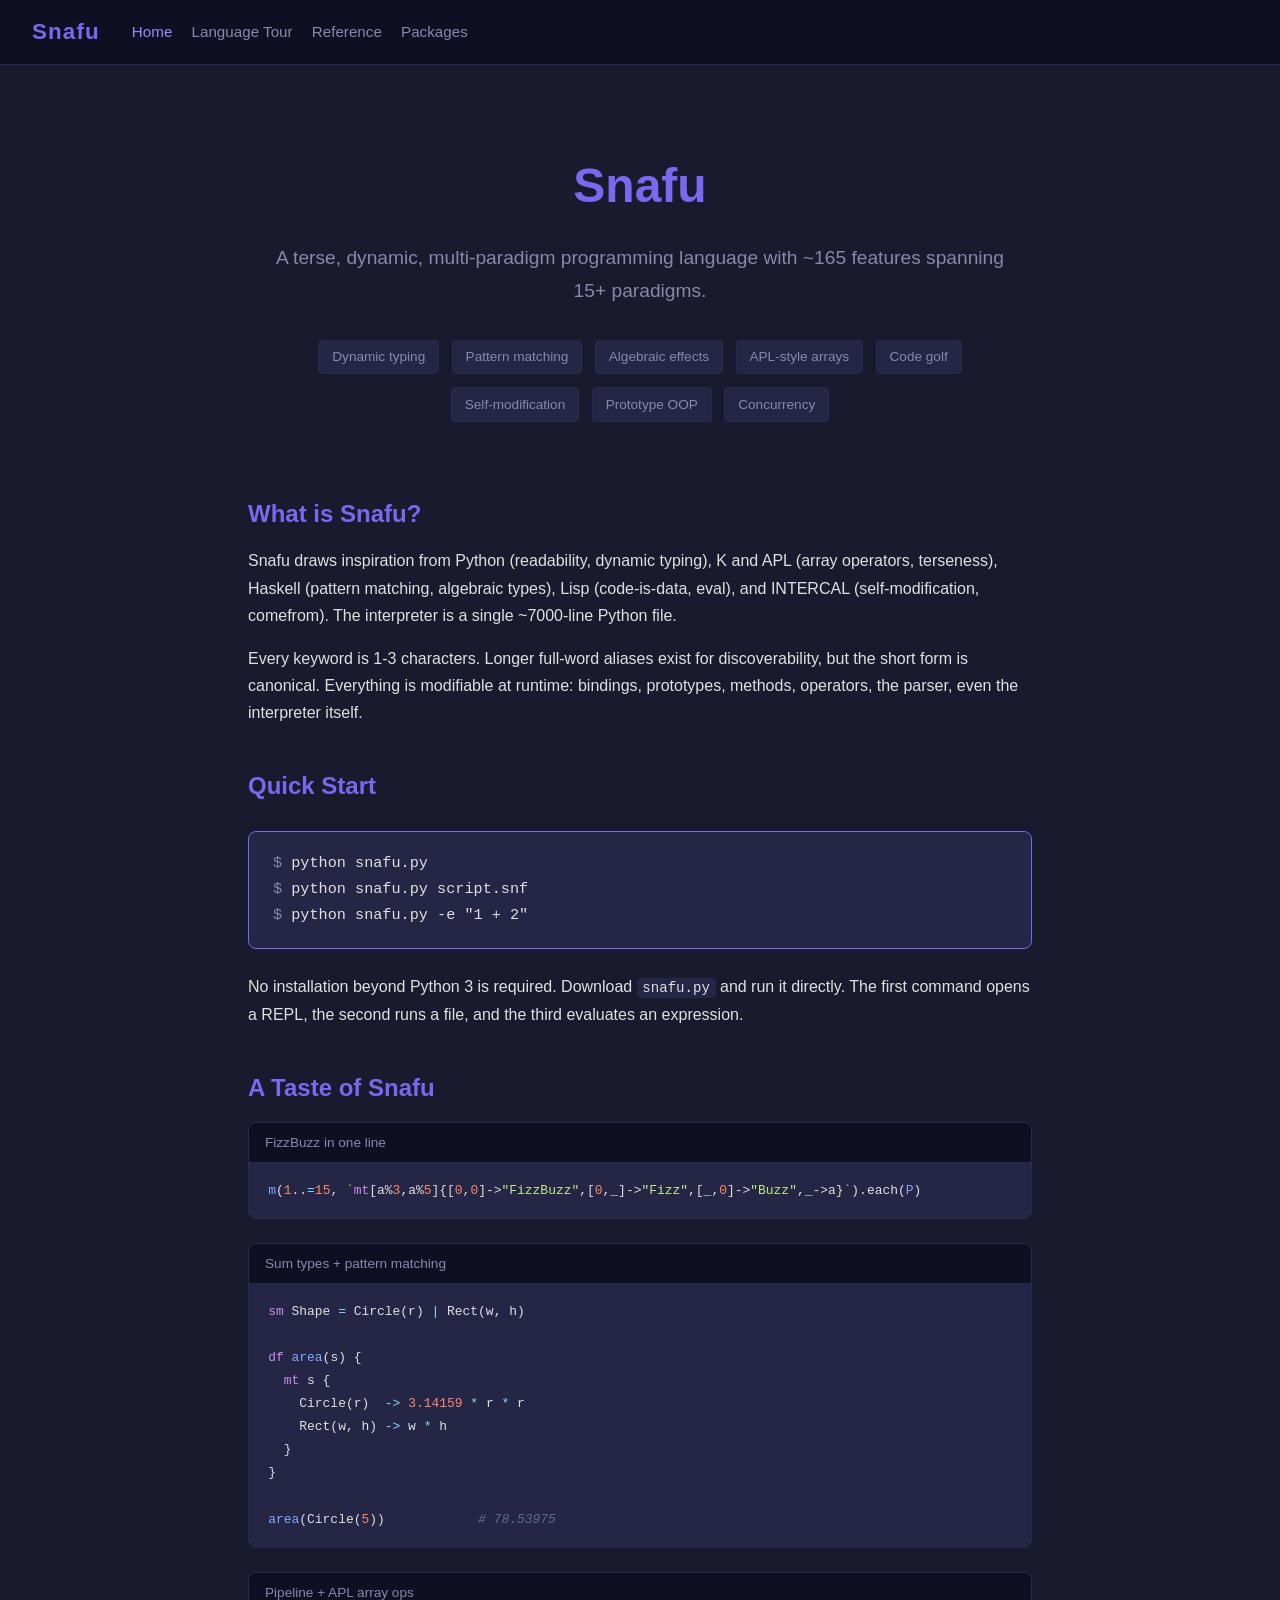
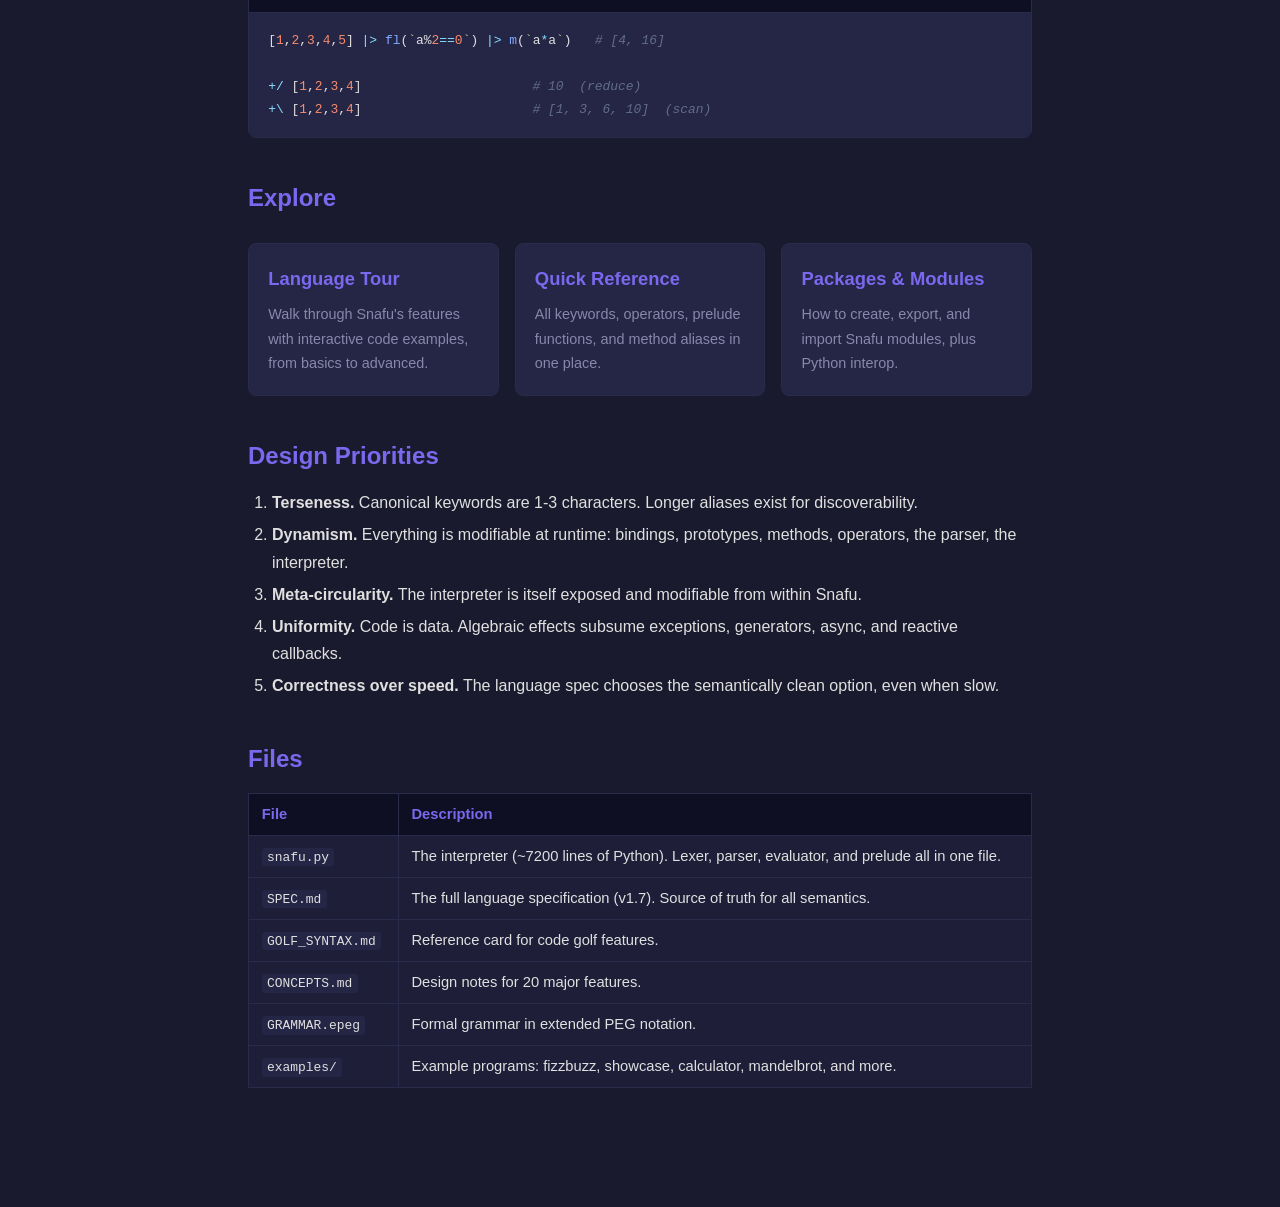
<file: docs/index.html>
<!DOCTYPE html>
<html lang="en">
<head>
  <meta charset="UTF-8">
  <meta name="viewport" content="width=device-width, initial-scale=1.0">
  <title>Snafu - A Terse, Dynamic, Multi-Paradigm Language</title>
  <link rel="stylesheet" href="style.css">
</head>
<body>

<nav>
  <a class="logo" href="index.html">Snafu</a>
  <div class="links">
    <a href="index.html" class="active">Home</a>
    <a href="tour.html">Language Tour</a>
    <a href="reference.html">Reference</a>
    <a href="packages.html">Packages</a>
  </div>
</nav>

<main>
  <div class="hero">
    <h1>Snafu</h1>
    <p class="tagline">A terse, dynamic, multi-paradigm programming language with ~165 features spanning 15+ paradigms.</p>
    <div class="badges">
      <span class="badge">Dynamic typing</span>
      <span class="badge">Pattern matching</span>
      <span class="badge">Algebraic effects</span>
      <span class="badge">APL-style arrays</span>
      <span class="badge">Code golf</span>
      <span class="badge">Self-modification</span>
      <span class="badge">Prototype OOP</span>
      <span class="badge">Concurrency</span>
    </div>
  </div>

  <h2>What is Snafu?</h2>
  <p>
    Snafu draws inspiration from Python (readability, dynamic typing), K and APL (array operators, terseness),
    Haskell (pattern matching, algebraic types), Lisp (code-is-data, eval), and INTERCAL (self-modification, comefrom).
    The interpreter is a single ~7000-line Python file.
  </p>
  <p>
    Every keyword is 1-3 characters. Longer full-word aliases exist for discoverability, but the short form is canonical.
    Everything is modifiable at runtime: bindings, prototypes, methods, operators, the parser, even the interpreter itself.
  </p>

  <h2>Quick Start</h2>
  <div class="install">
    <span class="prompt">$ </span>python snafu.py<br>
    <span class="prompt">$ </span>python snafu.py script.snf<br>
    <span class="prompt">$ </span>python snafu.py -e "1 + 2"
  </div>
  <p>
    No installation beyond Python 3 is required. Download <code>snafu.py</code> and run it directly.
    The first command opens a REPL, the second runs a file, and the third evaluates an expression.
  </p>

  <h2>A Taste of Snafu</h2>

  <div class="example">
    <div class="example-header">FizzBuzz in one line</div>
    <pre><code><span class="fn">m</span>(<span class="num">1</span>..<span class="op">=</span><span class="num">15</span>, <span class="str">`</span><span class="kw">mt</span>[a%<span class="num">3</span>,a%<span class="num">5</span>]{[<span class="num">0</span>,<span class="num">0</span>]-><span class="str">"FizzBuzz"</span>,[<span class="num">0</span>,_]-><span class="str">"Fizz"</span>,[_,<span class="num">0</span>]-><span class="str">"Buzz"</span>,_->a}<span class="str">`</span>).each(<span class="fn">P</span>)</code></pre>
  </div>

  <div class="example">
    <div class="example-header">Sum types + pattern matching</div>
    <pre><code><span class="kw">sm</span> Shape <span class="op">=</span> Circle(r) <span class="op">|</span> Rect(w, h)

<span class="kw">df</span> <span class="fn">area</span>(s) {
  <span class="kw">mt</span> s {
    Circle(r)  <span class="op">-></span> <span class="num">3.14159</span> <span class="op">*</span> r <span class="op">*</span> r
    Rect(w, h) <span class="op">-></span> w <span class="op">*</span> h
  }
}

<span class="fn">area</span>(Circle(<span class="num">5</span>))            <span class="cmt"># 78.53975</span></code></pre>
  </div>

  <div class="example">
    <div class="example-header">Pipeline + APL array ops</div>
    <pre><code>[<span class="num">1</span>,<span class="num">2</span>,<span class="num">3</span>,<span class="num">4</span>,<span class="num">5</span>] <span class="op">|></span> <span class="fn">fl</span>(<span class="str">`</span>a%<span class="num">2</span><span class="op">==</span><span class="num">0</span><span class="str">`</span>) <span class="op">|></span> <span class="fn">m</span>(<span class="str">`</span>a<span class="op">*</span>a<span class="str">`</span>)   <span class="cmt"># [4, 16]</span>

<span class="op">+/</span> [<span class="num">1</span>,<span class="num">2</span>,<span class="num">3</span>,<span class="num">4</span>]                      <span class="cmt"># 10  (reduce)</span>
<span class="op">+\</span> [<span class="num">1</span>,<span class="num">2</span>,<span class="num">3</span>,<span class="num">4</span>]                      <span class="cmt"># [1, 3, 6, 10]  (scan)</span></code></pre>
  </div>

  <h2>Explore</h2>
  <div class="cards">
    <a class="card" href="tour.html">
      <h3>Language Tour</h3>
      <p>Walk through Snafu's features with interactive code examples, from basics to advanced.</p>
    </a>
    <a class="card" href="reference.html">
      <h3>Quick Reference</h3>
      <p>All keywords, operators, prelude functions, and method aliases in one place.</p>
    </a>
    <a class="card" href="packages.html">
      <h3>Packages &amp; Modules</h3>
      <p>How to create, export, and import Snafu modules, plus Python interop.</p>
    </a>
  </div>

  <h2>Design Priorities</h2>
  <ol>
    <li><strong>Terseness.</strong> Canonical keywords are 1-3 characters. Longer aliases exist for discoverability.</li>
    <li><strong>Dynamism.</strong> Everything is modifiable at runtime: bindings, prototypes, methods, operators, the parser, the interpreter.</li>
    <li><strong>Meta-circularity.</strong> The interpreter is itself exposed and modifiable from within Snafu.</li>
    <li><strong>Uniformity.</strong> Code is data. Algebraic effects subsume exceptions, generators, async, and reactive callbacks.</li>
    <li><strong>Correctness over speed.</strong> The language spec chooses the semantically clean option, even when slow.</li>
  </ol>

  <h2>Files</h2>
  <table>
    <tr><th>File</th><th>Description</th></tr>
    <tr><td><code>snafu.py</code></td><td>The interpreter (~7200 lines of Python). Lexer, parser, evaluator, and prelude all in one file.</td></tr>
    <tr><td><code>SPEC.md</code></td><td>The full language specification (v1.7). Source of truth for all semantics.</td></tr>
    <tr><td><code>GOLF_SYNTAX.md</code></td><td>Reference card for code golf features.</td></tr>
    <tr><td><code>CONCEPTS.md</code></td><td>Design notes for 20 major features.</td></tr>
    <tr><td><code>GRAMMAR.epeg</code></td><td>Formal grammar in extended PEG notation.</td></tr>
    <tr><td><code>examples/</code></td><td>Example programs: fizzbuzz, showcase, calculator, mandelbrot, and more.</td></tr>
  </table>
</main>

</body>
</html>
</file>
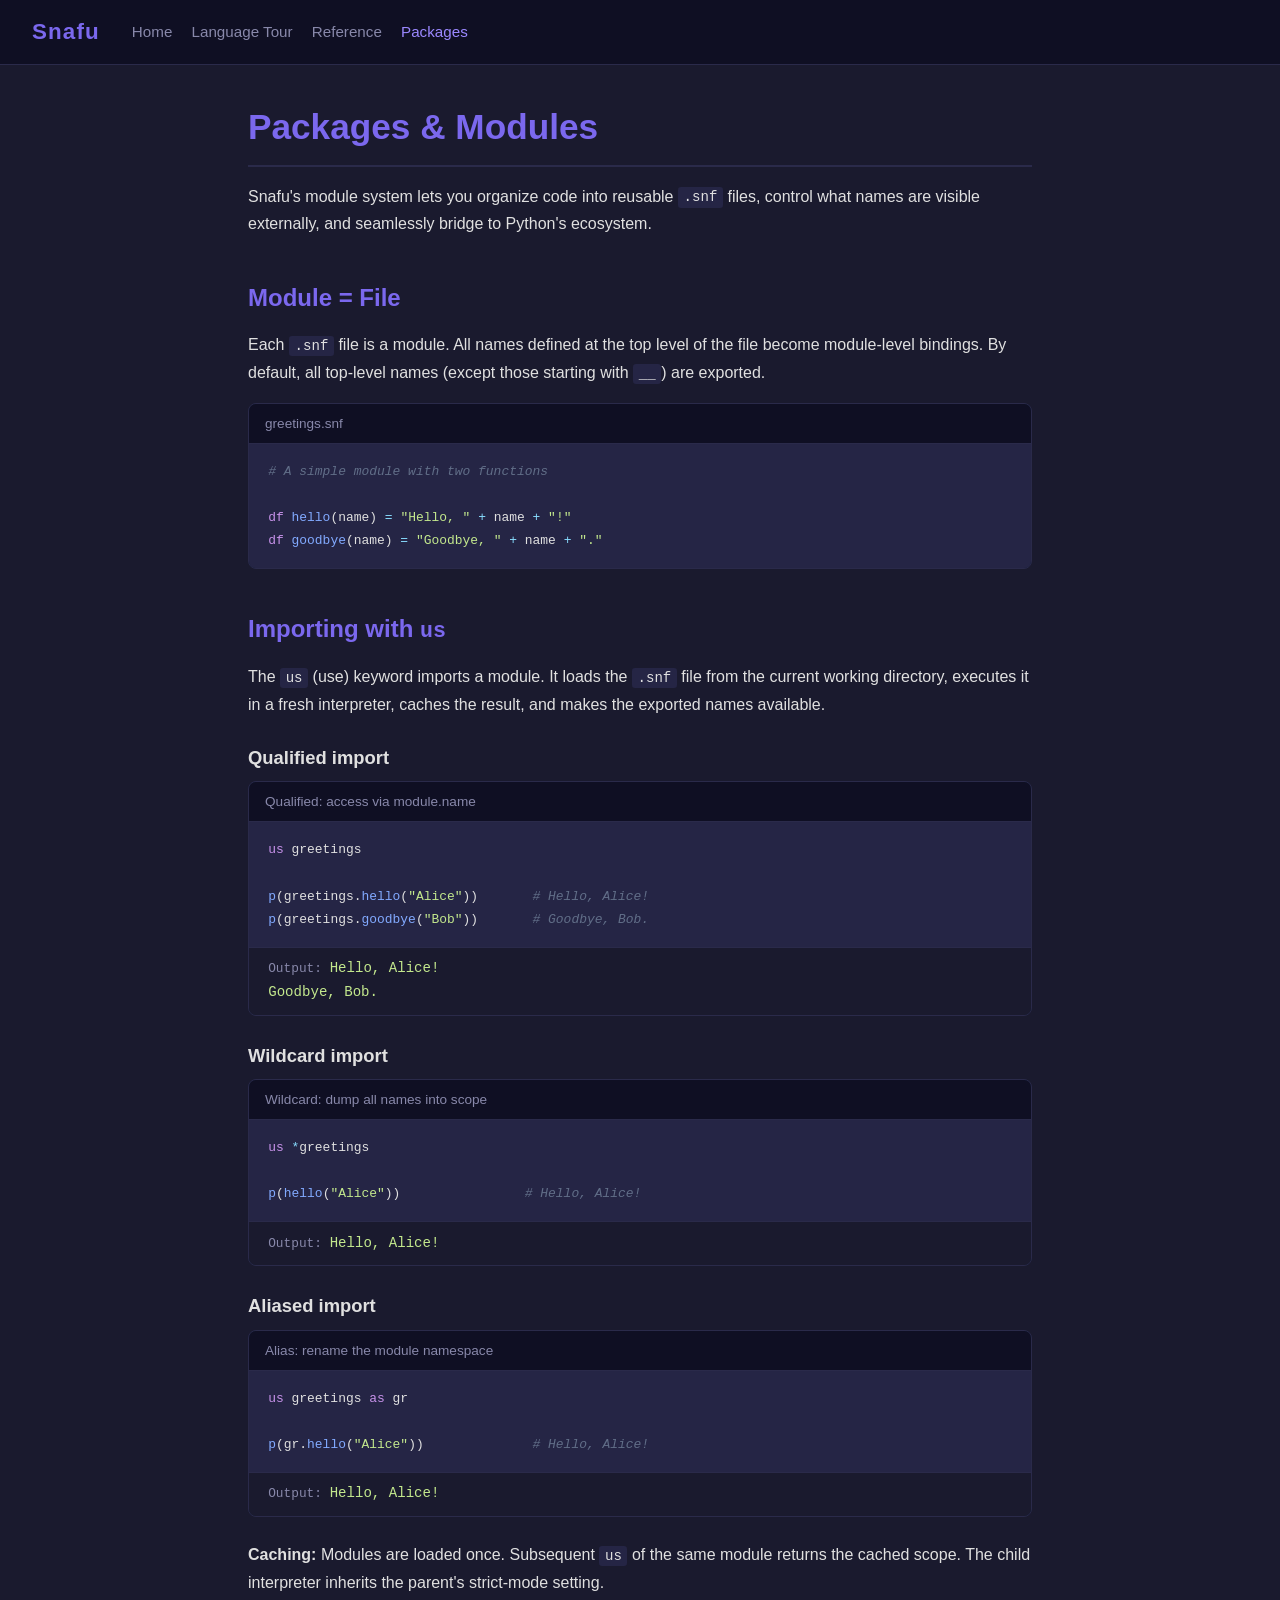
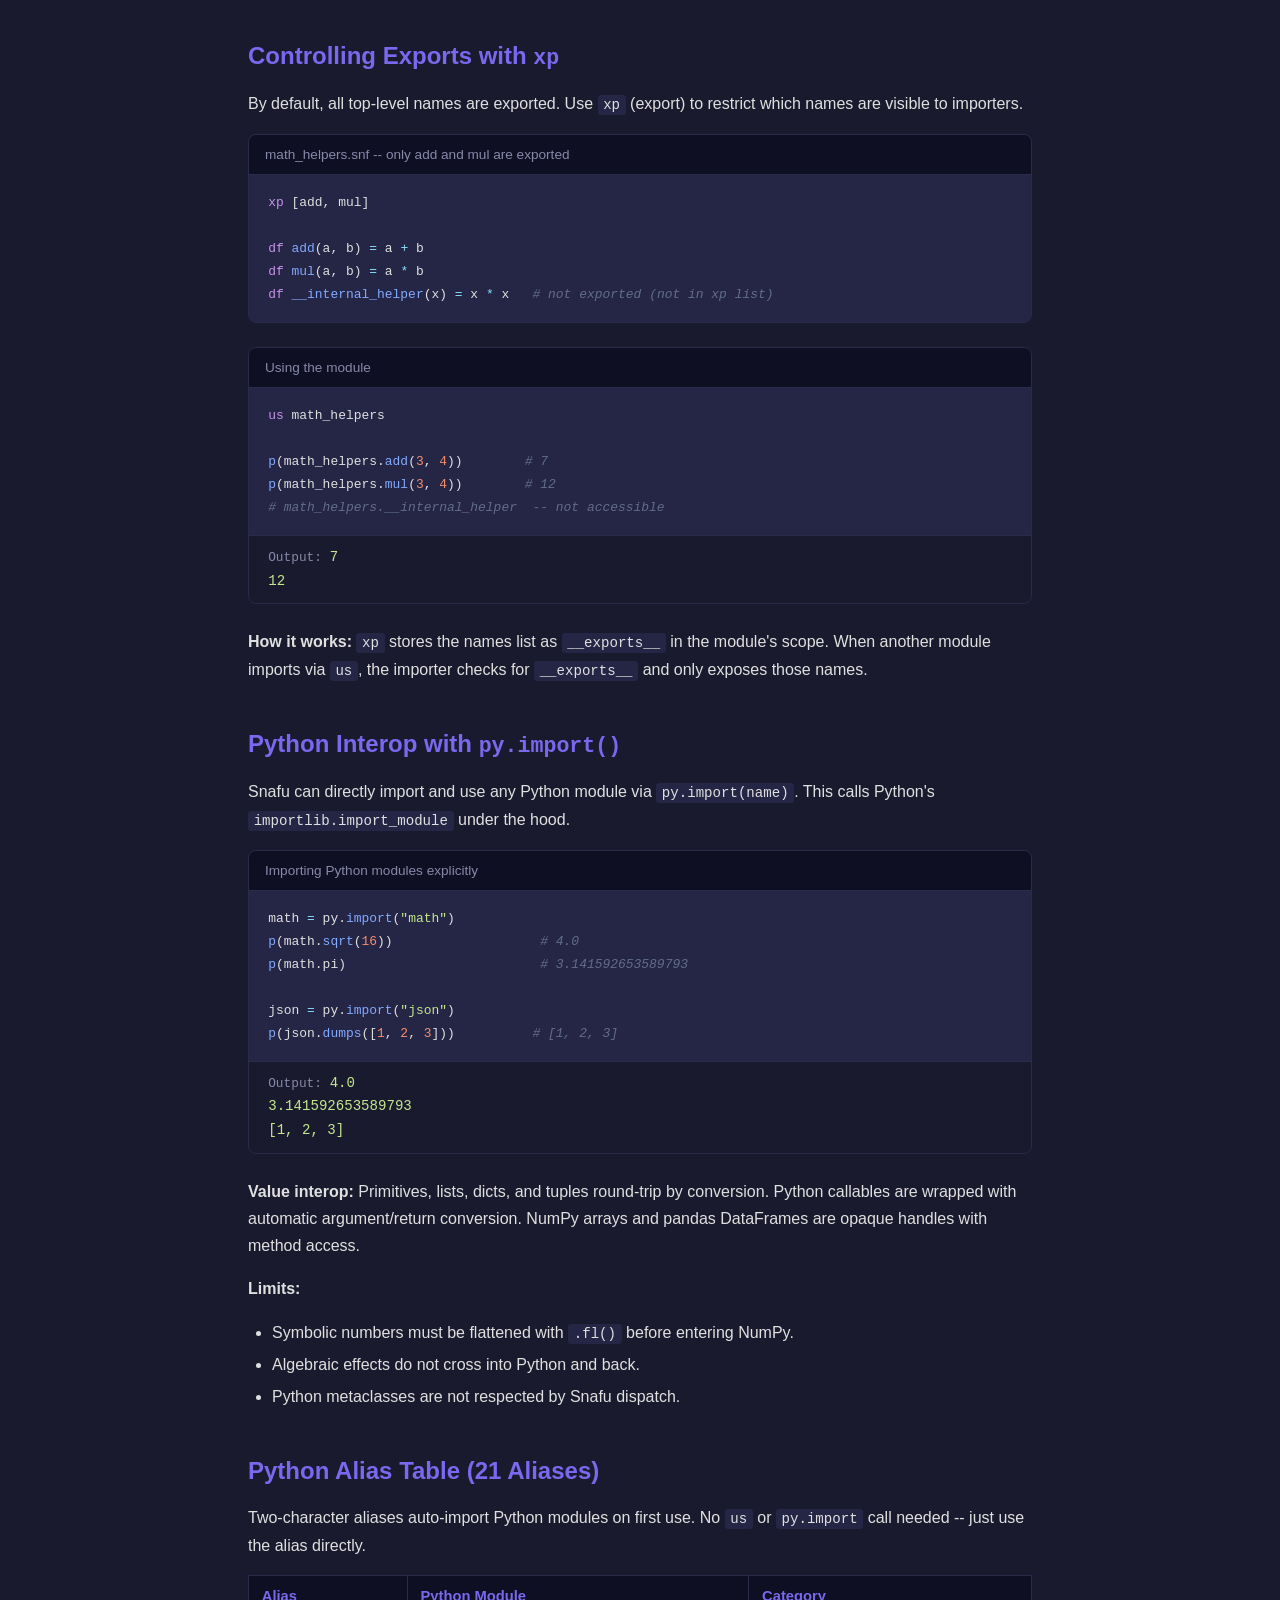
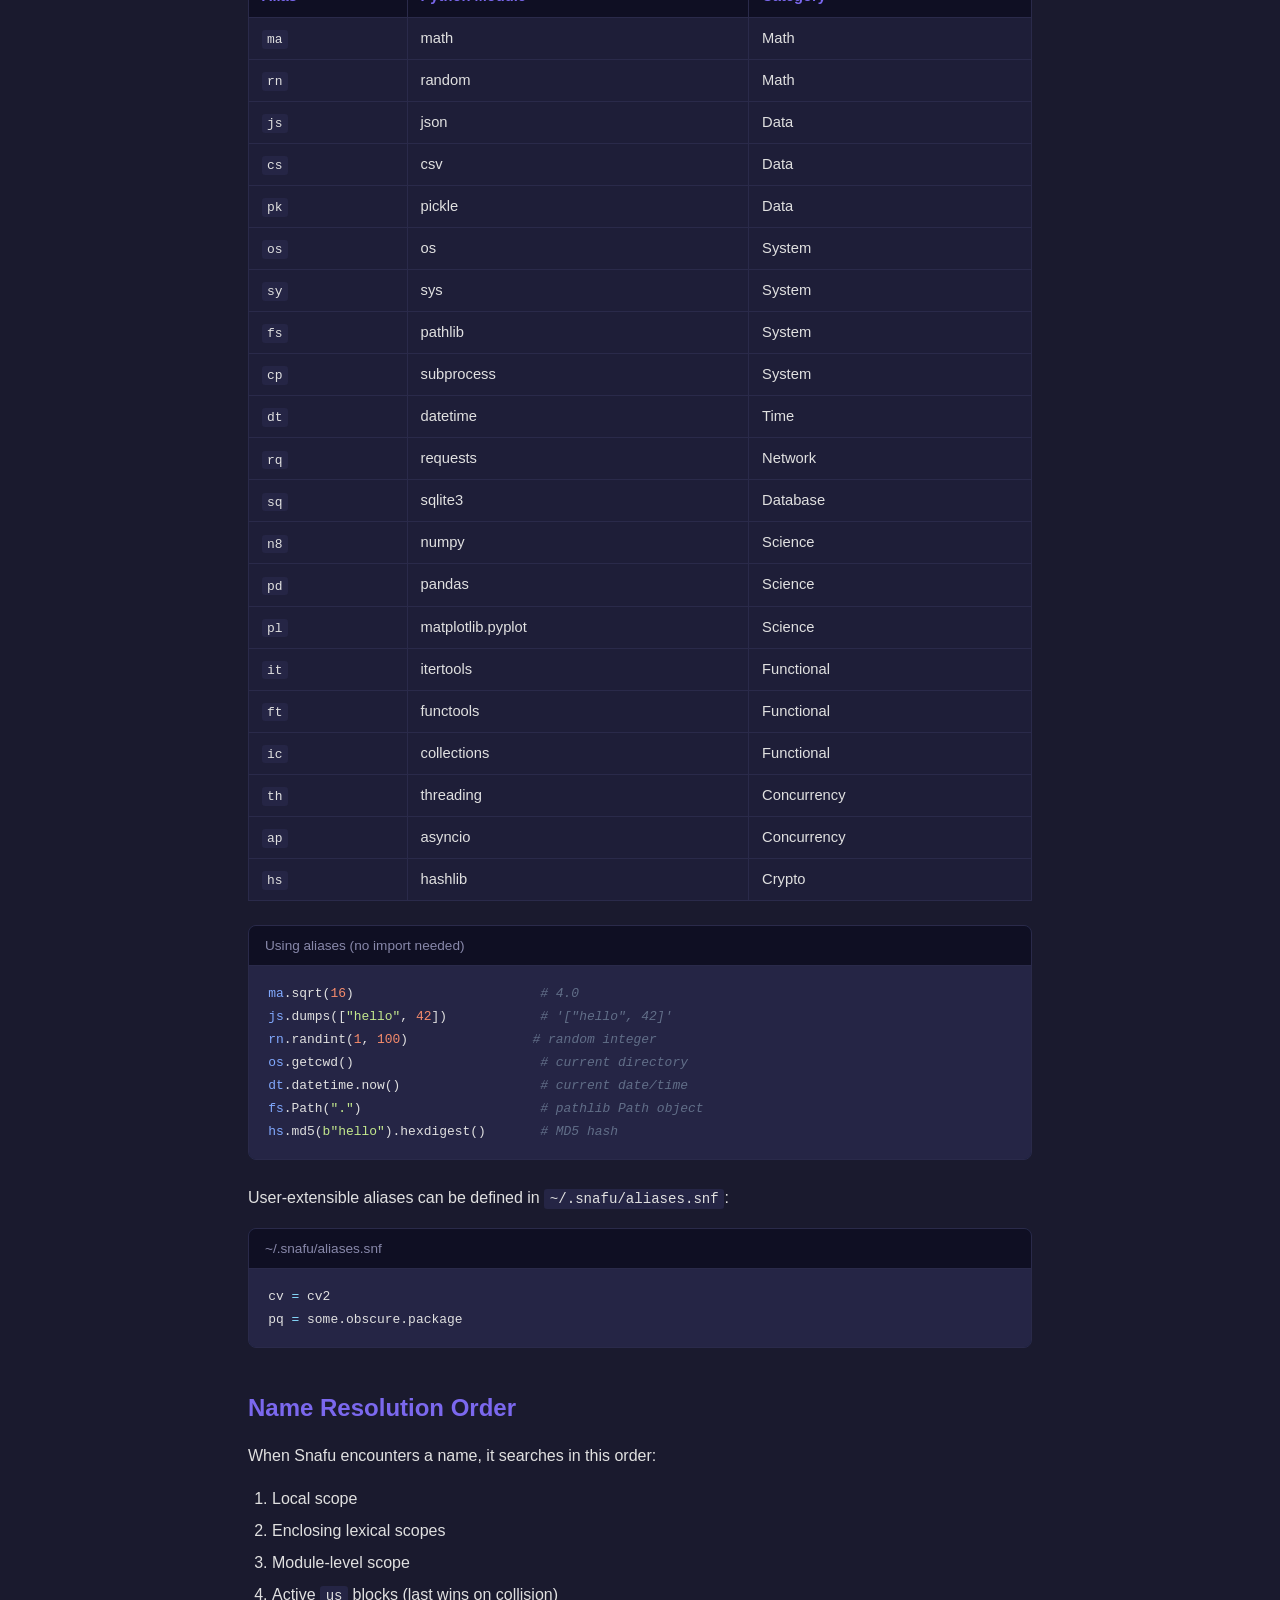
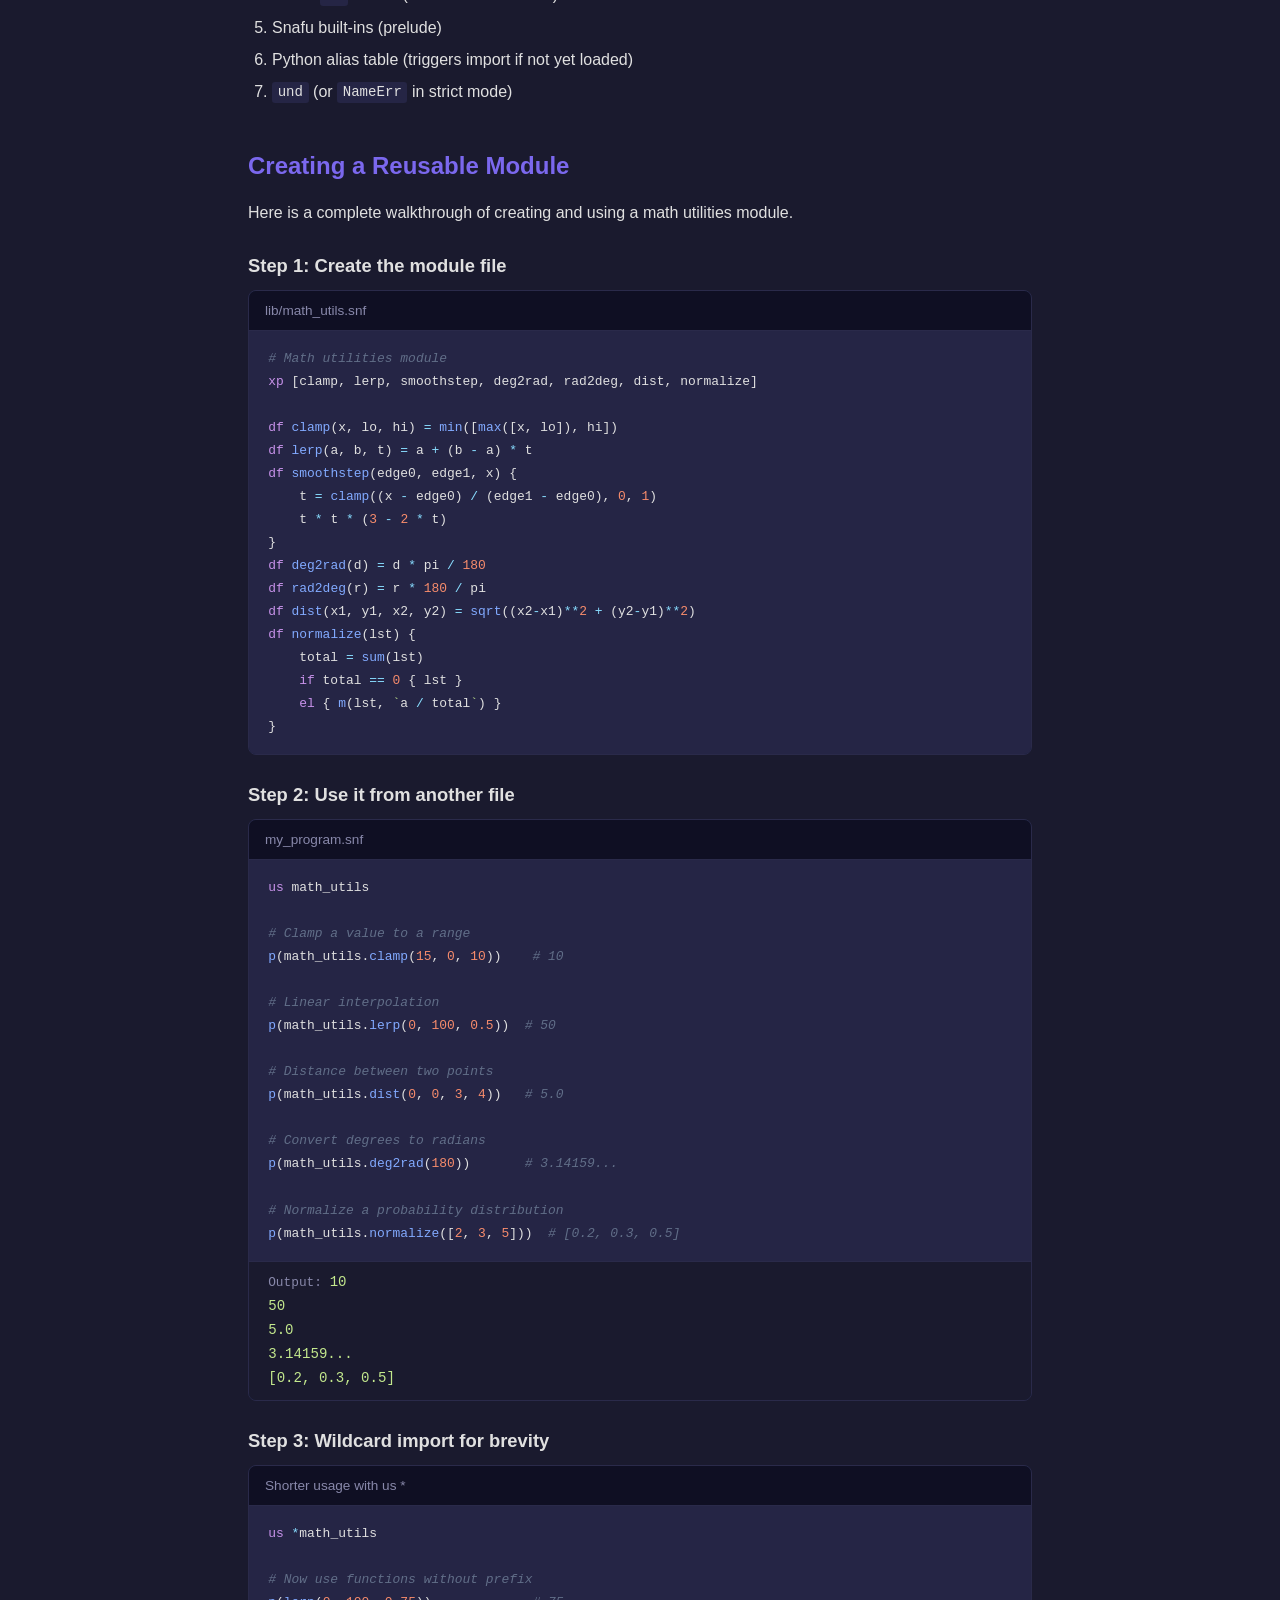
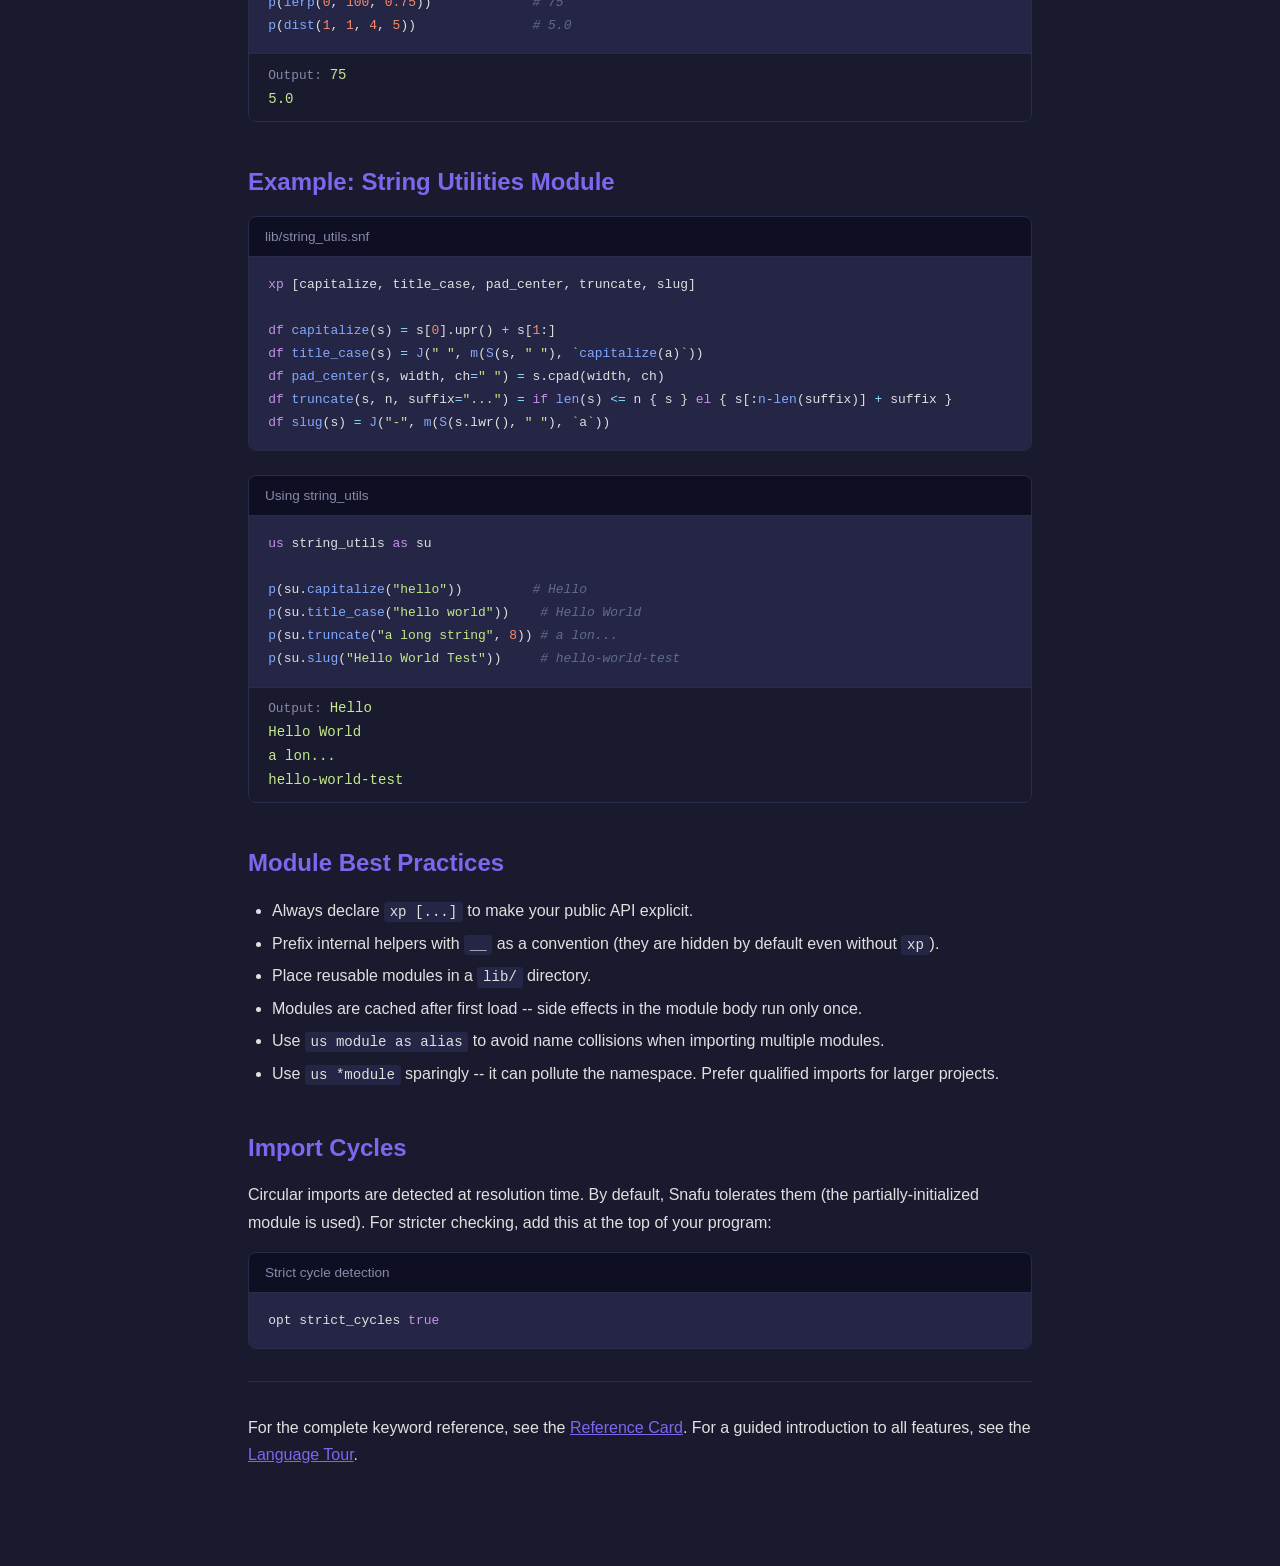
<file: docs/packages.html>
<!DOCTYPE html>
<html lang="en">
<head>
  <meta charset="UTF-8">
  <meta name="viewport" content="width=device-width, initial-scale=1.0">
  <title>Packages &amp; Modules - Snafu</title>
  <link rel="stylesheet" href="style.css">
</head>
<body>

<nav>
  <a class="logo" href="index.html">Snafu</a>
  <div class="links">
    <a href="index.html">Home</a>
    <a href="tour.html">Language Tour</a>
    <a href="reference.html">Reference</a>
    <a href="packages.html" class="active">Packages</a>
  </div>
</nav>

<main>
  <h1>Packages &amp; Modules</h1>
  <p>
    Snafu's module system lets you organize code into reusable <code>.snf</code> files,
    control what names are visible externally, and seamlessly bridge to Python's ecosystem.
  </p>

  <!-- ===== Module Basics ===== -->
  <h2>Module = File</h2>
  <p>
    Each <code>.snf</code> file is a module. All names defined at the top level of the file
    become module-level bindings. By default, all top-level names (except those starting
    with <code>__</code>) are exported.
  </p>

  <div class="example">
    <div class="example-header">greetings.snf</div>
    <pre><code><span class="cmt"># A simple module with two functions</span>

<span class="kw">df</span> <span class="fn">hello</span>(name) <span class="op">=</span> <span class="str">"Hello, "</span> <span class="op">+</span> name <span class="op">+</span> <span class="str">"!"</span>
<span class="kw">df</span> <span class="fn">goodbye</span>(name) <span class="op">=</span> <span class="str">"Goodbye, "</span> <span class="op">+</span> name <span class="op">+</span> <span class="str">"."</span></code></pre>
  </div>

  <!-- ===== Importing with us ===== -->
  <h2>Importing with <code>us</code></h2>
  <p>
    The <code>us</code> (use) keyword imports a module. It loads the <code>.snf</code> file
    from the current working directory, executes it in a fresh interpreter, caches the result,
    and makes the exported names available.
  </p>

  <h3>Qualified import</h3>
  <div class="example">
    <div class="example-header">Qualified: access via module.name</div>
    <pre><code><span class="kw">us</span> greetings

<span class="fn">p</span>(greetings.<span class="fn">hello</span>(<span class="str">"Alice"</span>))       <span class="cmt"># Hello, Alice!</span>
<span class="fn">p</span>(greetings.<span class="fn">goodbye</span>(<span class="str">"Bob"</span>))       <span class="cmt"># Goodbye, Bob.</span></code></pre>
    <div class="output">Hello, Alice!<br>Goodbye, Bob.</div>
  </div>

  <h3>Wildcard import</h3>
  <div class="example">
    <div class="example-header">Wildcard: dump all names into scope</div>
    <pre><code><span class="kw">us</span> <span class="op">*</span>greetings

<span class="fn">p</span>(<span class="fn">hello</span>(<span class="str">"Alice"</span>))                <span class="cmt"># Hello, Alice!</span></code></pre>
    <div class="output">Hello, Alice!</div>
  </div>

  <h3>Aliased import</h3>
  <div class="example">
    <div class="example-header">Alias: rename the module namespace</div>
    <pre><code><span class="kw">us</span> greetings <span class="kw">as</span> gr

<span class="fn">p</span>(gr.<span class="fn">hello</span>(<span class="str">"Alice"</span>))              <span class="cmt"># Hello, Alice!</span></code></pre>
    <div class="output">Hello, Alice!</div>
  </div>

  <p>
    <strong>Caching:</strong> Modules are loaded once. Subsequent <code>us</code> of the same module
    returns the cached scope. The child interpreter inherits the parent's strict-mode setting.
  </p>

  <!-- ===== Exports ===== -->
  <h2>Controlling Exports with <code>xp</code></h2>
  <p>
    By default, all top-level names are exported. Use <code>xp</code> (export) to restrict
    which names are visible to importers.
  </p>

  <div class="example">
    <div class="example-header">math_helpers.snf -- only add and mul are exported</div>
    <pre><code><span class="kw">xp</span> [add, mul]

<span class="kw">df</span> <span class="fn">add</span>(a, b) <span class="op">=</span> a <span class="op">+</span> b
<span class="kw">df</span> <span class="fn">mul</span>(a, b) <span class="op">=</span> a <span class="op">*</span> b
<span class="kw">df</span> <span class="fn">__internal_helper</span>(x) <span class="op">=</span> x <span class="op">*</span> x   <span class="cmt"># not exported (not in xp list)</span></code></pre>
  </div>

  <div class="example">
    <div class="example-header">Using the module</div>
    <pre><code><span class="kw">us</span> math_helpers

<span class="fn">p</span>(math_helpers.<span class="fn">add</span>(<span class="num">3</span>, <span class="num">4</span>))        <span class="cmt"># 7</span>
<span class="fn">p</span>(math_helpers.<span class="fn">mul</span>(<span class="num">3</span>, <span class="num">4</span>))        <span class="cmt"># 12</span>
<span class="cmt"># math_helpers.__internal_helper  -- not accessible</span></code></pre>
    <div class="output">7<br>12</div>
  </div>

  <p>
    <strong>How it works:</strong> <code>xp</code> stores the names list as <code>__exports__</code>
    in the module's scope. When another module imports via <code>us</code>, the importer checks
    for <code>__exports__</code> and only exposes those names.
  </p>

  <!-- ===== Python Interop ===== -->
  <h2>Python Interop with <code>py.import()</code></h2>
  <p>
    Snafu can directly import and use any Python module via <code>py.import(name)</code>.
    This calls Python's <code>importlib.import_module</code> under the hood.
  </p>

  <div class="example">
    <div class="example-header">Importing Python modules explicitly</div>
    <pre><code>math <span class="op">=</span> py.<span class="fn">import</span>(<span class="str">"math"</span>)
<span class="fn">p</span>(math.<span class="fn">sqrt</span>(<span class="num">16</span>))                   <span class="cmt"># 4.0</span>
<span class="fn">p</span>(math.pi)                         <span class="cmt"># 3.141592653589793</span>

json <span class="op">=</span> py.<span class="fn">import</span>(<span class="str">"json"</span>)
<span class="fn">p</span>(json.<span class="fn">dumps</span>([<span class="num">1</span>, <span class="num">2</span>, <span class="num">3</span>]))          <span class="cmt"># [1, 2, 3]</span></code></pre>
    <div class="output">4.0<br>3.141592653589793<br>[1, 2, 3]</div>
  </div>

  <p>
    <strong>Value interop:</strong> Primitives, lists, dicts, and tuples round-trip by conversion.
    Python callables are wrapped with automatic argument/return conversion.
    NumPy arrays and pandas DataFrames are opaque handles with method access.
  </p>

  <p><strong>Limits:</strong></p>
  <ul>
    <li>Symbolic numbers must be flattened with <code>.fl()</code> before entering NumPy.</li>
    <li>Algebraic effects do not cross into Python and back.</li>
    <li>Python metaclasses are not respected by Snafu dispatch.</li>
  </ul>

  <!-- ===== Python Alias Table ===== -->
  <h2>Python Alias Table (21 Aliases)</h2>
  <p>
    Two-character aliases auto-import Python modules on first use.
    No <code>us</code> or <code>py.import</code> call needed -- just use the alias directly.
  </p>

  <table>
    <tr><th>Alias</th><th>Python Module</th><th>Category</th></tr>
    <tr><td><code>ma</code></td><td>math</td><td>Math</td></tr>
    <tr><td><code>rn</code></td><td>random</td><td>Math</td></tr>
    <tr><td><code>js</code></td><td>json</td><td>Data</td></tr>
    <tr><td><code>cs</code></td><td>csv</td><td>Data</td></tr>
    <tr><td><code>pk</code></td><td>pickle</td><td>Data</td></tr>
    <tr><td><code>os</code></td><td>os</td><td>System</td></tr>
    <tr><td><code>sy</code></td><td>sys</td><td>System</td></tr>
    <tr><td><code>fs</code></td><td>pathlib</td><td>System</td></tr>
    <tr><td><code>cp</code></td><td>subprocess</td><td>System</td></tr>
    <tr><td><code>dt</code></td><td>datetime</td><td>Time</td></tr>
    <tr><td><code>rq</code></td><td>requests</td><td>Network</td></tr>
    <tr><td><code>sq</code></td><td>sqlite3</td><td>Database</td></tr>
    <tr><td><code>n8</code></td><td>numpy</td><td>Science</td></tr>
    <tr><td><code>pd</code></td><td>pandas</td><td>Science</td></tr>
    <tr><td><code>pl</code></td><td>matplotlib.pyplot</td><td>Science</td></tr>
    <tr><td><code>it</code></td><td>itertools</td><td>Functional</td></tr>
    <tr><td><code>ft</code></td><td>functools</td><td>Functional</td></tr>
    <tr><td><code>ic</code></td><td>collections</td><td>Functional</td></tr>
    <tr><td><code>th</code></td><td>threading</td><td>Concurrency</td></tr>
    <tr><td><code>ap</code></td><td>asyncio</td><td>Concurrency</td></tr>
    <tr><td><code>hs</code></td><td>hashlib</td><td>Crypto</td></tr>
  </table>

  <div class="example">
    <div class="example-header">Using aliases (no import needed)</div>
    <pre><code><span class="fn">ma</span>.sqrt(<span class="num">16</span>)                        <span class="cmt"># 4.0</span>
<span class="fn">js</span>.dumps([<span class="str">"hello"</span>, <span class="num">42</span>])            <span class="cmt"># '["hello", 42]'</span>
<span class="fn">rn</span>.randint(<span class="num">1</span>, <span class="num">100</span>)                <span class="cmt"># random integer</span>
<span class="fn">os</span>.getcwd()                        <span class="cmt"># current directory</span>
<span class="fn">dt</span>.datetime.now()                  <span class="cmt"># current date/time</span>
<span class="fn">fs</span>.Path(<span class="str">"."</span>)                       <span class="cmt"># pathlib Path object</span>
<span class="fn">hs</span>.md5(<span class="str">b"hello"</span>).hexdigest()       <span class="cmt"># MD5 hash</span></code></pre>
  </div>

  <p>
    User-extensible aliases can be defined in <code>~/.snafu/aliases.snf</code>:
  </p>
  <div class="example">
    <div class="example-header">~/.snafu/aliases.snf</div>
    <pre><code>cv <span class="op">=</span> cv2
pq <span class="op">=</span> some.obscure.package</code></pre>
  </div>

  <!-- ===== Name Resolution ===== -->
  <h2>Name Resolution Order</h2>
  <p>When Snafu encounters a name, it searches in this order:</p>
  <ol>
    <li>Local scope</li>
    <li>Enclosing lexical scopes</li>
    <li>Module-level scope</li>
    <li>Active <code>us</code> blocks (last wins on collision)</li>
    <li>Snafu built-ins (prelude)</li>
    <li>Python alias table (triggers import if not yet loaded)</li>
    <li><code>und</code> (or <code>NameErr</code> in strict mode)</li>
  </ol>

  <!-- ===== Creating a Module ===== -->
  <h2>Creating a Reusable Module</h2>
  <p>
    Here is a complete walkthrough of creating and using a math utilities module.
  </p>

  <h3>Step 1: Create the module file</h3>
  <div class="example">
    <div class="example-header">lib/math_utils.snf</div>
    <pre><code><span class="cmt"># Math utilities module</span>
<span class="kw">xp</span> [clamp, lerp, smoothstep, deg2rad, rad2deg, dist, normalize]

<span class="kw">df</span> <span class="fn">clamp</span>(x, lo, hi) <span class="op">=</span> <span class="fn">min</span>([<span class="fn">max</span>([x, lo]), hi])
<span class="kw">df</span> <span class="fn">lerp</span>(a, b, t) <span class="op">=</span> a <span class="op">+</span> (b <span class="op">-</span> a) <span class="op">*</span> t
<span class="kw">df</span> <span class="fn">smoothstep</span>(edge0, edge1, x) {
    t <span class="op">=</span> <span class="fn">clamp</span>((x <span class="op">-</span> edge0) <span class="op">/</span> (edge1 <span class="op">-</span> edge0), <span class="num">0</span>, <span class="num">1</span>)
    t <span class="op">*</span> t <span class="op">*</span> (<span class="num">3</span> <span class="op">-</span> <span class="num">2</span> <span class="op">*</span> t)
}
<span class="kw">df</span> <span class="fn">deg2rad</span>(d) <span class="op">=</span> d <span class="op">*</span> pi <span class="op">/</span> <span class="num">180</span>
<span class="kw">df</span> <span class="fn">rad2deg</span>(r) <span class="op">=</span> r <span class="op">*</span> <span class="num">180</span> <span class="op">/</span> pi
<span class="kw">df</span> <span class="fn">dist</span>(x1, y1, x2, y2) <span class="op">=</span> <span class="fn">sqrt</span>((x2<span class="op">-</span>x1)<span class="op">**</span><span class="num">2</span> <span class="op">+</span> (y2<span class="op">-</span>y1)<span class="op">**</span><span class="num">2</span>)
<span class="kw">df</span> <span class="fn">normalize</span>(lst) {
    total <span class="op">=</span> <span class="fn">sum</span>(lst)
    <span class="kw">if</span> total <span class="op">==</span> <span class="num">0</span> { lst }
    <span class="kw">el</span> { <span class="fn">m</span>(lst, <span class="str">`</span>a <span class="op">/</span> total<span class="str">`</span>) }
}</code></pre>
  </div>

  <h3>Step 2: Use it from another file</h3>
  <div class="example">
    <div class="example-header">my_program.snf</div>
    <pre><code><span class="kw">us</span> math_utils

<span class="cmt"># Clamp a value to a range</span>
<span class="fn">p</span>(math_utils.<span class="fn">clamp</span>(<span class="num">15</span>, <span class="num">0</span>, <span class="num">10</span>))    <span class="cmt"># 10</span>

<span class="cmt"># Linear interpolation</span>
<span class="fn">p</span>(math_utils.<span class="fn">lerp</span>(<span class="num">0</span>, <span class="num">100</span>, <span class="num">0.5</span>))  <span class="cmt"># 50</span>

<span class="cmt"># Distance between two points</span>
<span class="fn">p</span>(math_utils.<span class="fn">dist</span>(<span class="num">0</span>, <span class="num">0</span>, <span class="num">3</span>, <span class="num">4</span>))   <span class="cmt"># 5.0</span>

<span class="cmt"># Convert degrees to radians</span>
<span class="fn">p</span>(math_utils.<span class="fn">deg2rad</span>(<span class="num">180</span>))       <span class="cmt"># 3.14159...</span>

<span class="cmt"># Normalize a probability distribution</span>
<span class="fn">p</span>(math_utils.<span class="fn">normalize</span>([<span class="num">2</span>, <span class="num">3</span>, <span class="num">5</span>]))  <span class="cmt"># [0.2, 0.3, 0.5]</span></code></pre>
    <div class="output">10<br>50<br>5.0<br>3.14159...<br>[0.2, 0.3, 0.5]</div>
  </div>

  <h3>Step 3: Wildcard import for brevity</h3>
  <div class="example">
    <div class="example-header">Shorter usage with us *</div>
    <pre><code><span class="kw">us</span> <span class="op">*</span>math_utils

<span class="cmt"># Now use functions without prefix</span>
<span class="fn">p</span>(<span class="fn">lerp</span>(<span class="num">0</span>, <span class="num">100</span>, <span class="num">0.75</span>))             <span class="cmt"># 75</span>
<span class="fn">p</span>(<span class="fn">dist</span>(<span class="num">1</span>, <span class="num">1</span>, <span class="num">4</span>, <span class="num">5</span>))               <span class="cmt"># 5.0</span></code></pre>
    <div class="output">75<br>5.0</div>
  </div>

  <!-- ===== String Utils Example ===== -->
  <h2>Example: String Utilities Module</h2>

  <div class="example">
    <div class="example-header">lib/string_utils.snf</div>
    <pre><code><span class="kw">xp</span> [capitalize, title_case, pad_center, truncate, slug]

<span class="kw">df</span> <span class="fn">capitalize</span>(s) <span class="op">=</span> s[<span class="num">0</span>].upr() <span class="op">+</span> s[<span class="num">1</span>:]
<span class="kw">df</span> <span class="fn">title_case</span>(s) <span class="op">=</span> <span class="fn">J</span>(<span class="str">" "</span>, <span class="fn">m</span>(<span class="fn">S</span>(s, <span class="str">" "</span>), <span class="str">`</span><span class="fn">capitalize</span>(a)<span class="str">`</span>))
<span class="kw">df</span> <span class="fn">pad_center</span>(s, width, ch<span class="op">=</span><span class="str">" "</span>) <span class="op">=</span> s.cpad(width, ch)
<span class="kw">df</span> <span class="fn">truncate</span>(s, n, suffix<span class="op">=</span><span class="str">"..."</span>) <span class="op">=</span> <span class="kw">if</span> <span class="fn">len</span>(s) <span class="op">&lt;=</span> n { s } <span class="kw">el</span> { s[:<span class="fn">n</span><span class="op">-</span><span class="fn">len</span>(suffix)] <span class="op">+</span> suffix }
<span class="kw">df</span> <span class="fn">slug</span>(s) <span class="op">=</span> <span class="fn">J</span>(<span class="str">"-"</span>, <span class="fn">m</span>(<span class="fn">S</span>(s.lwr(), <span class="str">" "</span>), <span class="str">`</span>a<span class="str">`</span>))</code></pre>
  </div>

  <div class="example">
    <div class="example-header">Using string_utils</div>
    <pre><code><span class="kw">us</span> string_utils <span class="kw">as</span> su

<span class="fn">p</span>(su.<span class="fn">capitalize</span>(<span class="str">"hello"</span>))         <span class="cmt"># Hello</span>
<span class="fn">p</span>(su.<span class="fn">title_case</span>(<span class="str">"hello world"</span>))    <span class="cmt"># Hello World</span>
<span class="fn">p</span>(su.<span class="fn">truncate</span>(<span class="str">"a long string"</span>, <span class="num">8</span>)) <span class="cmt"># a lon...</span>
<span class="fn">p</span>(su.<span class="fn">slug</span>(<span class="str">"Hello World Test"</span>))     <span class="cmt"># hello-world-test</span></code></pre>
    <div class="output">Hello<br>Hello World<br>a lon...<br>hello-world-test</div>
  </div>

  <!-- ===== Module Best Practices ===== -->
  <h2>Module Best Practices</h2>
  <ul>
    <li>Always declare <code>xp [...]</code> to make your public API explicit.</li>
    <li>Prefix internal helpers with <code>__</code> as a convention (they are hidden by default even without <code>xp</code>).</li>
    <li>Place reusable modules in a <code>lib/</code> directory.</li>
    <li>Modules are cached after first load -- side effects in the module body run only once.</li>
    <li>Use <code>us module as alias</code> to avoid name collisions when importing multiple modules.</li>
    <li>Use <code>us *module</code> sparingly -- it can pollute the namespace. Prefer qualified imports for larger projects.</li>
  </ul>

  <!-- ===== Import Cycles ===== -->
  <h2>Import Cycles</h2>
  <p>
    Circular imports are detected at resolution time. By default, Snafu tolerates them
    (the partially-initialized module is used). For stricter checking, add this at the top
    of your program:
  </p>
  <div class="example">
    <div class="example-header">Strict cycle detection</div>
    <pre><code>opt strict_cycles <span class="kw">true</span></code></pre>
  </div>

  <hr>
  <p>
    For the complete keyword reference, see the <a href="reference.html">Reference Card</a>.
    For a guided introduction to all features, see the <a href="tour.html">Language Tour</a>.
  </p>
</main>

</body>
</html>
</file>
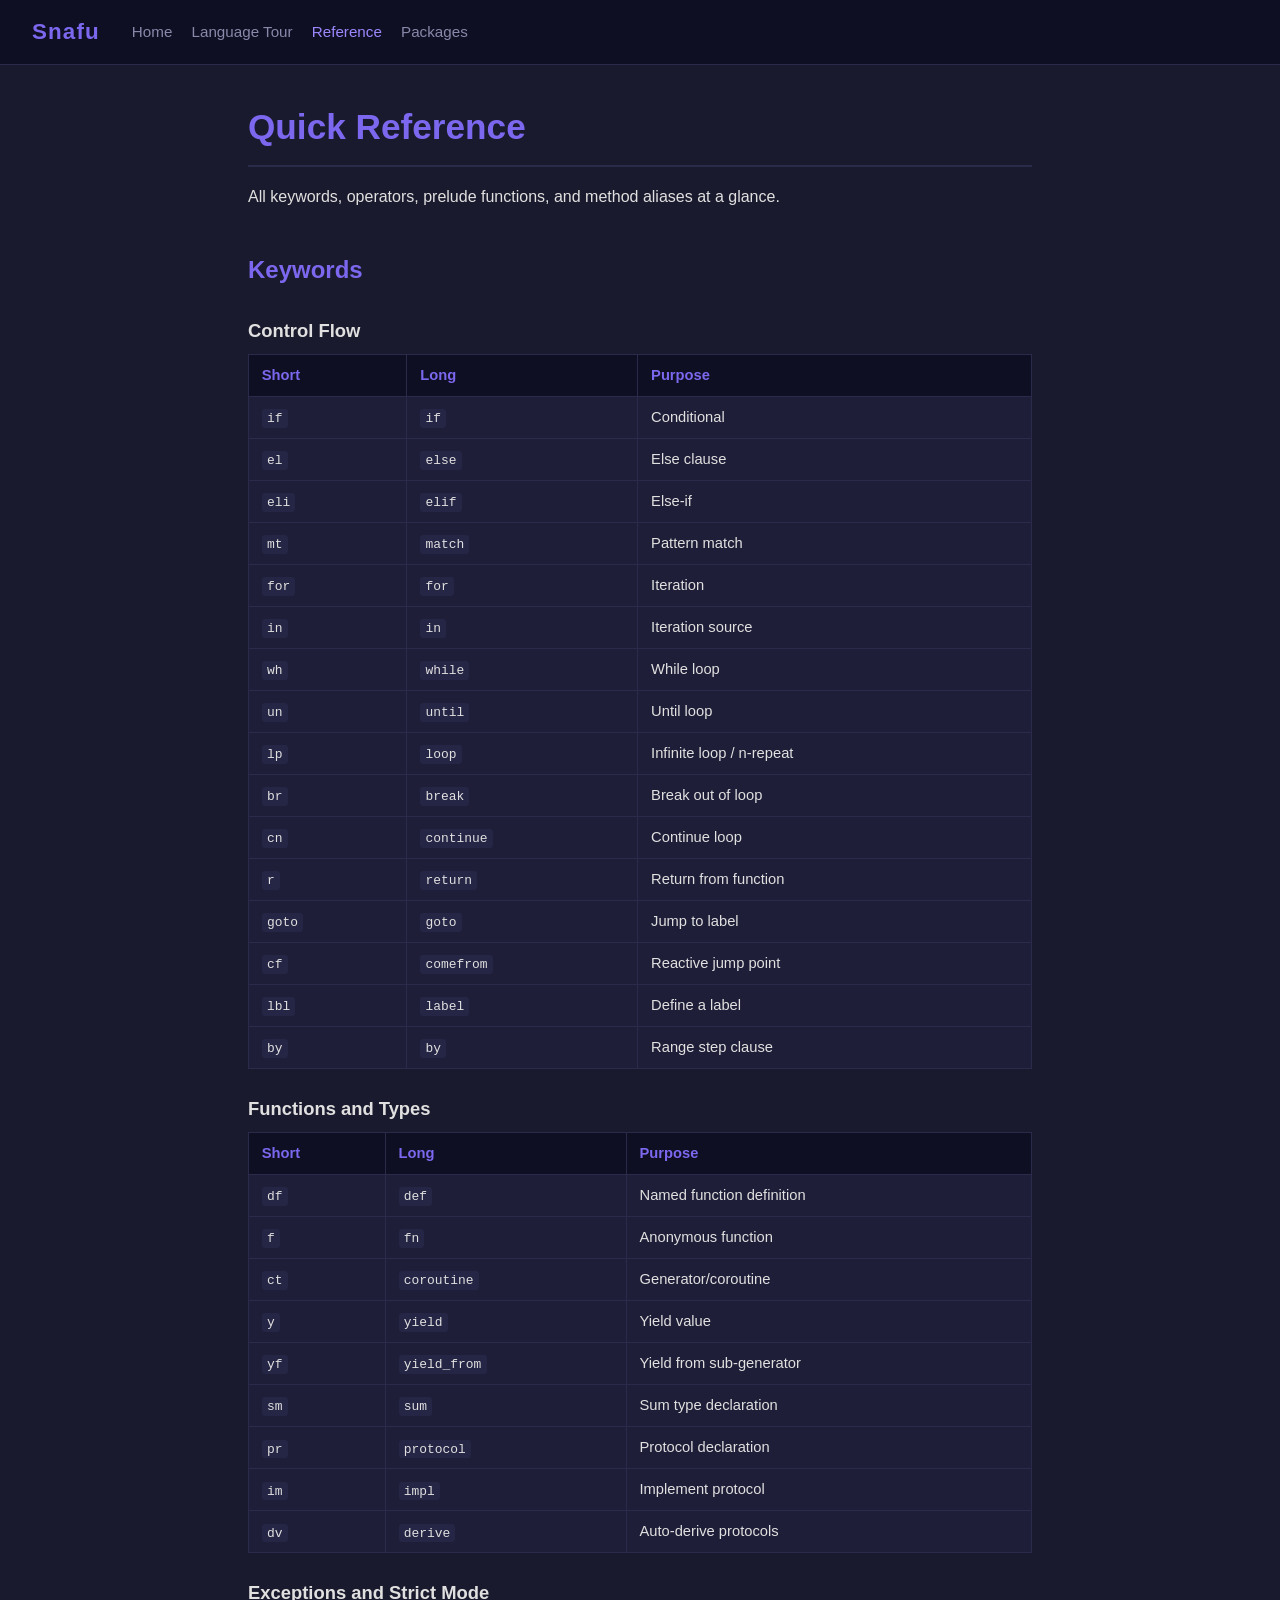
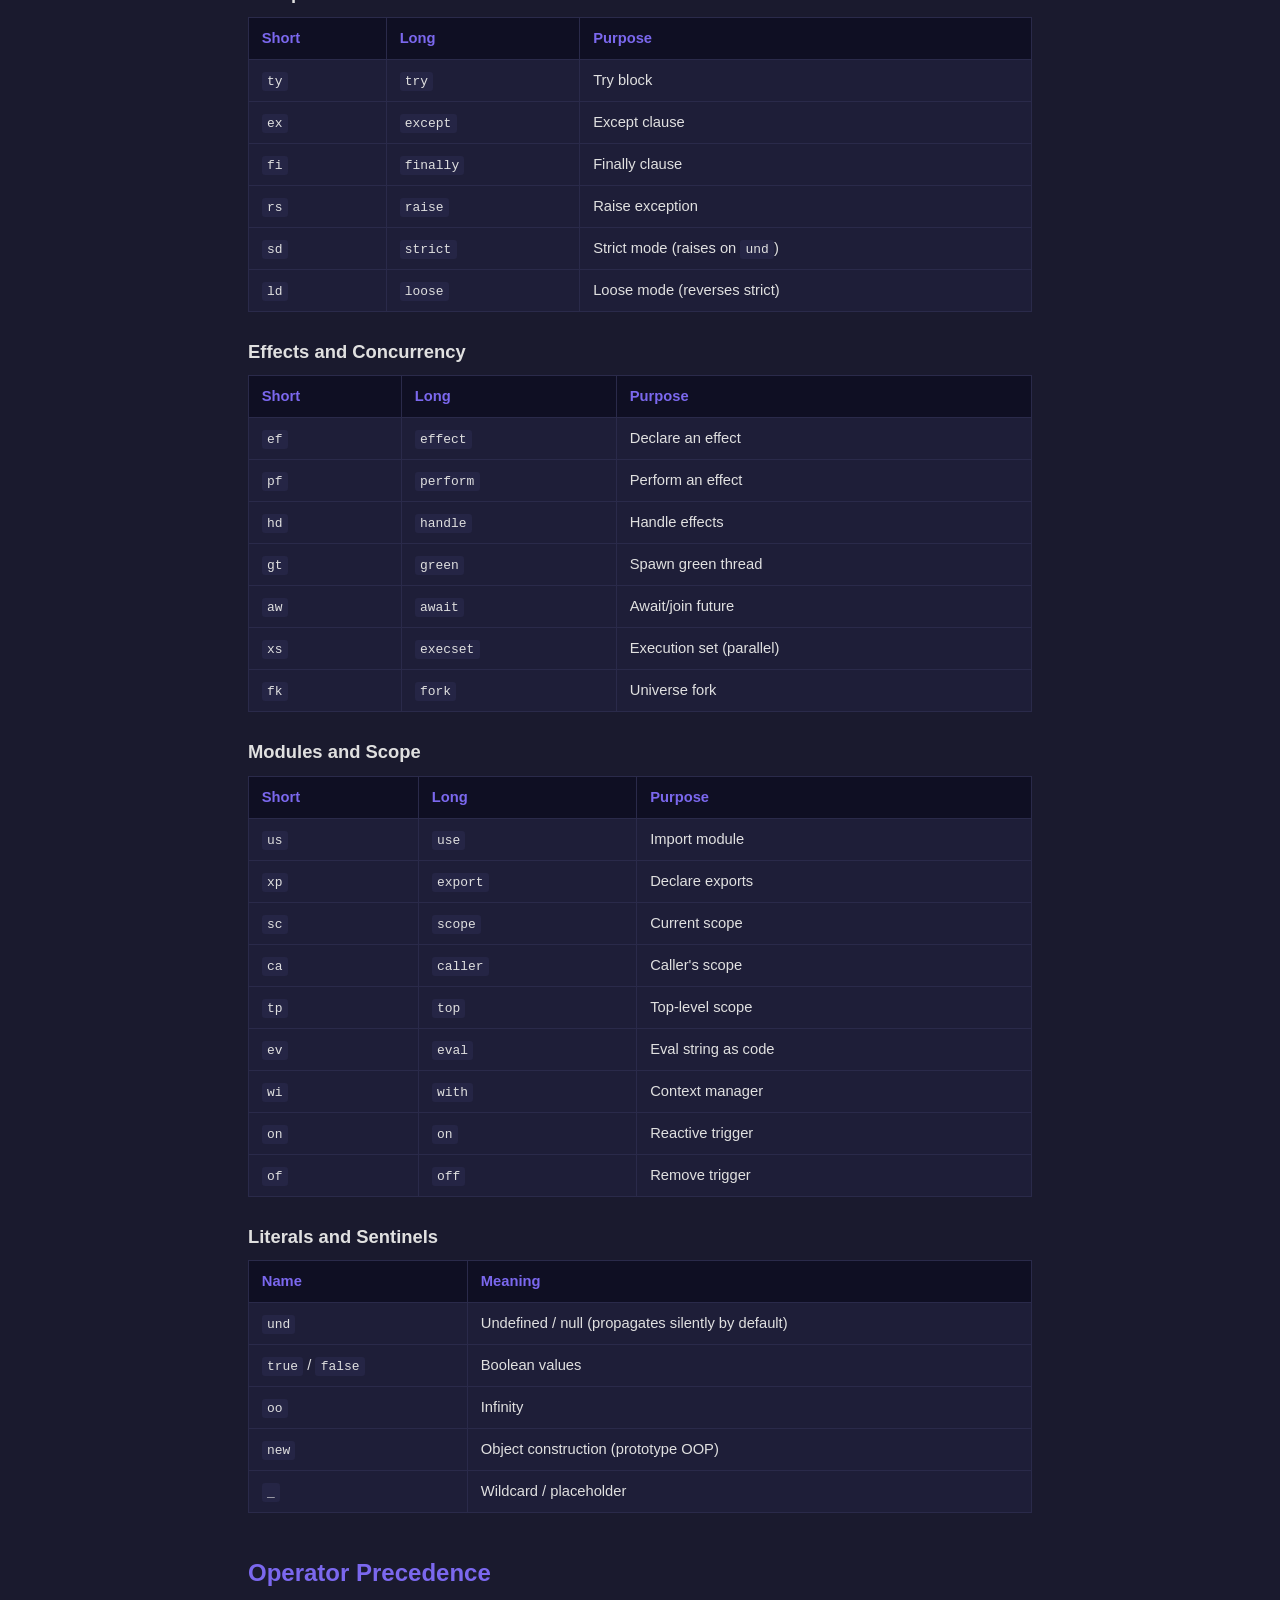
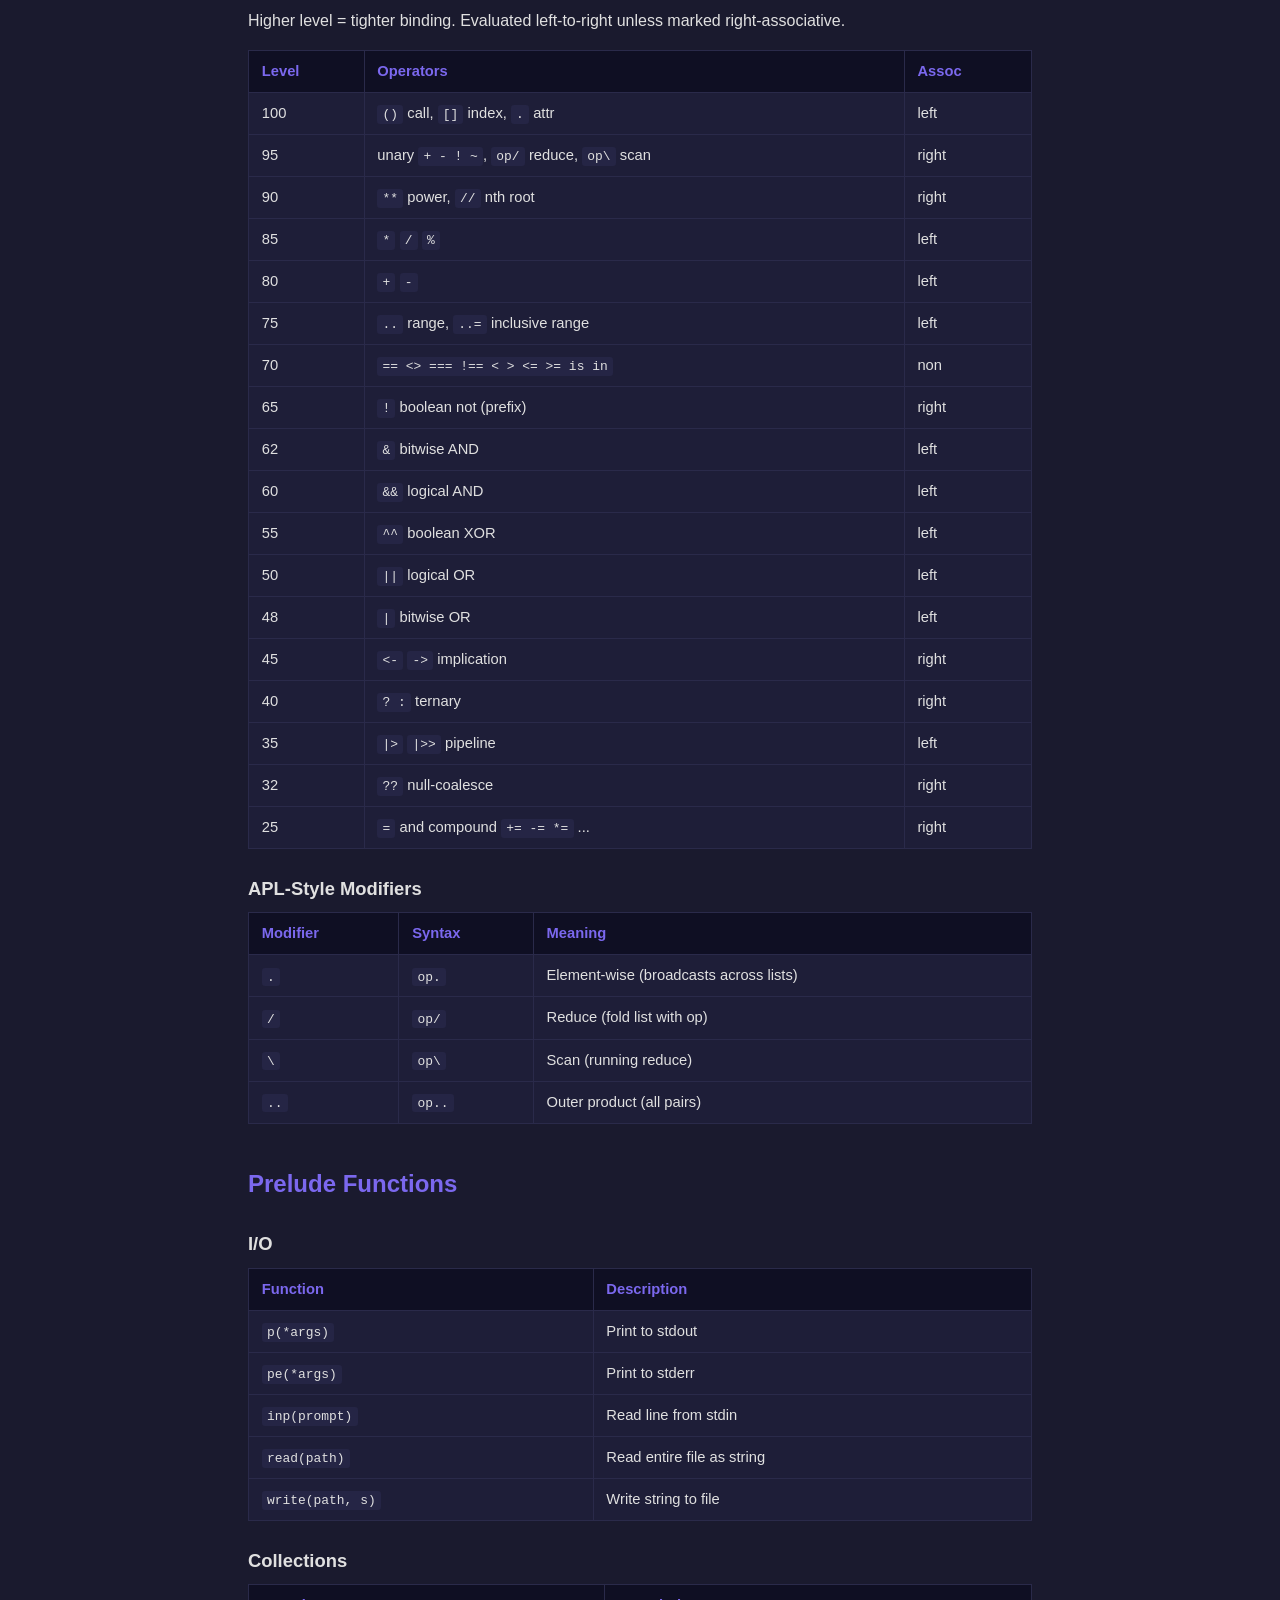
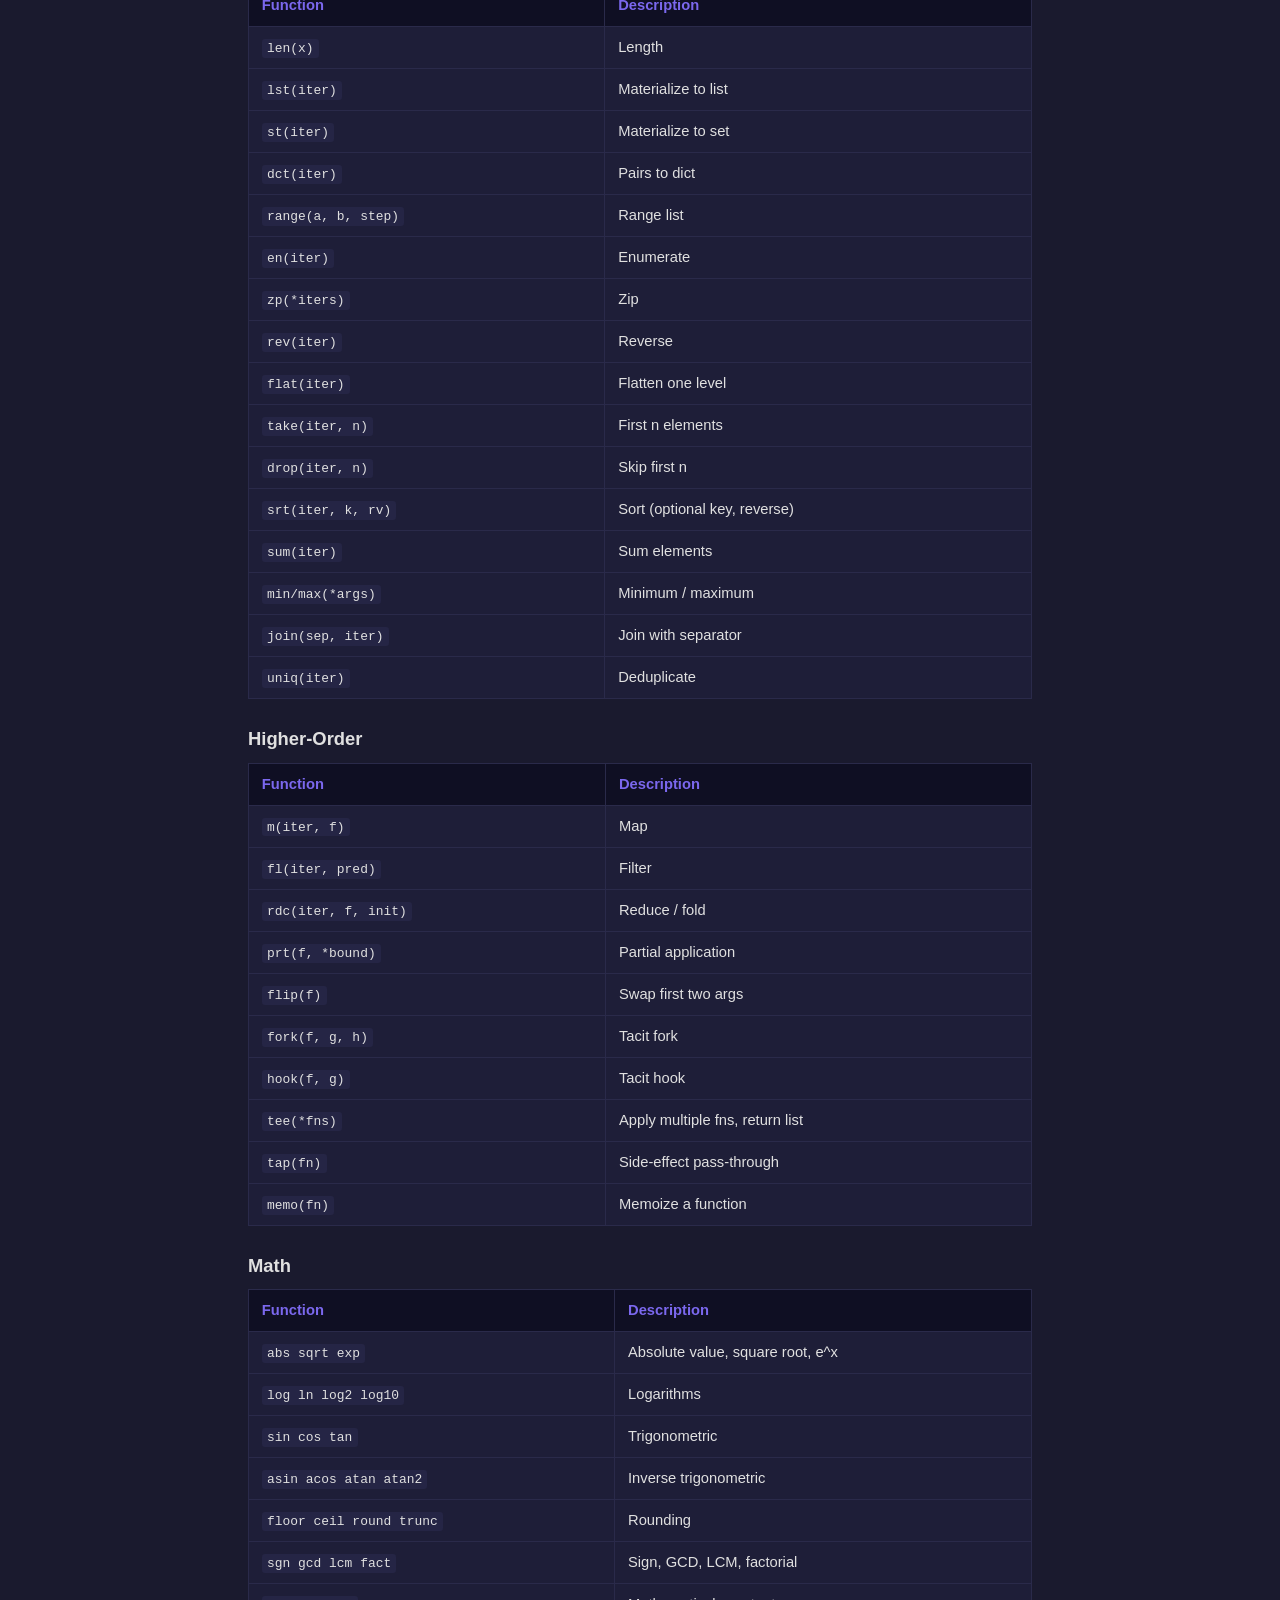
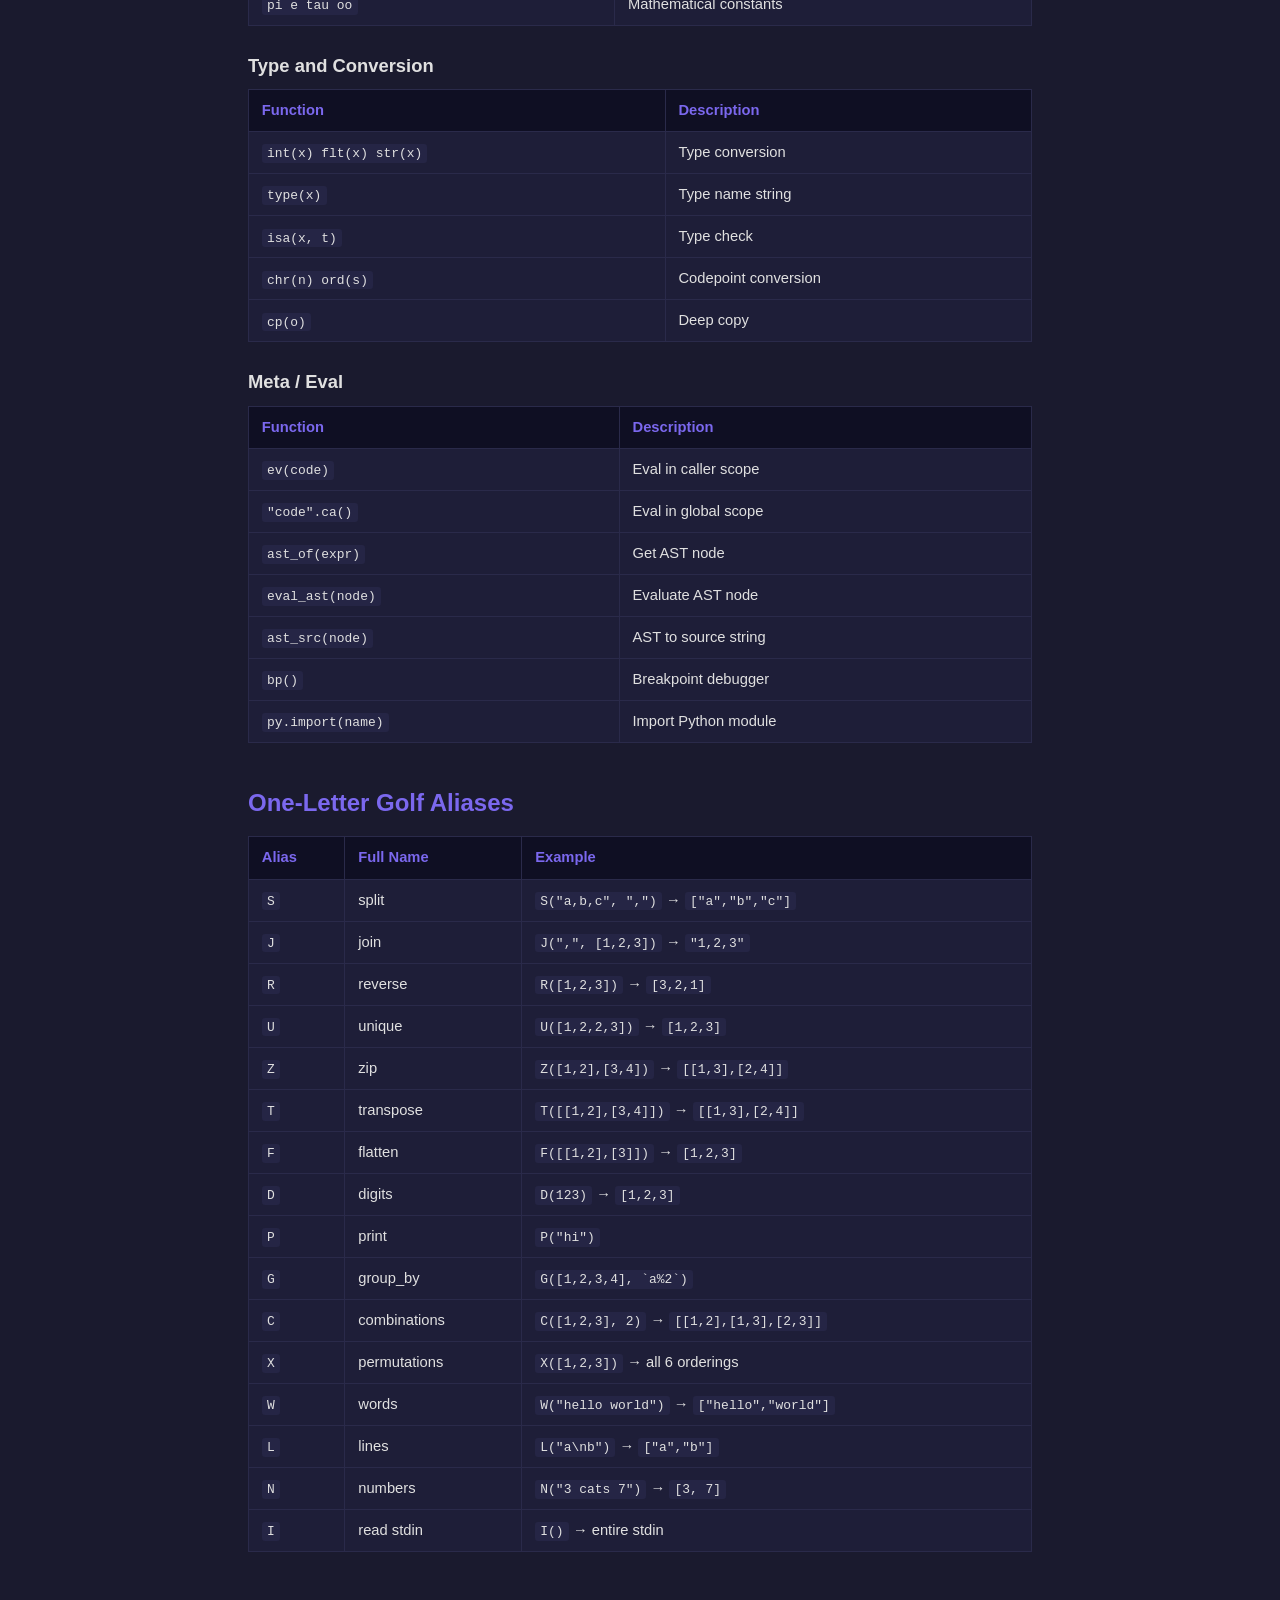
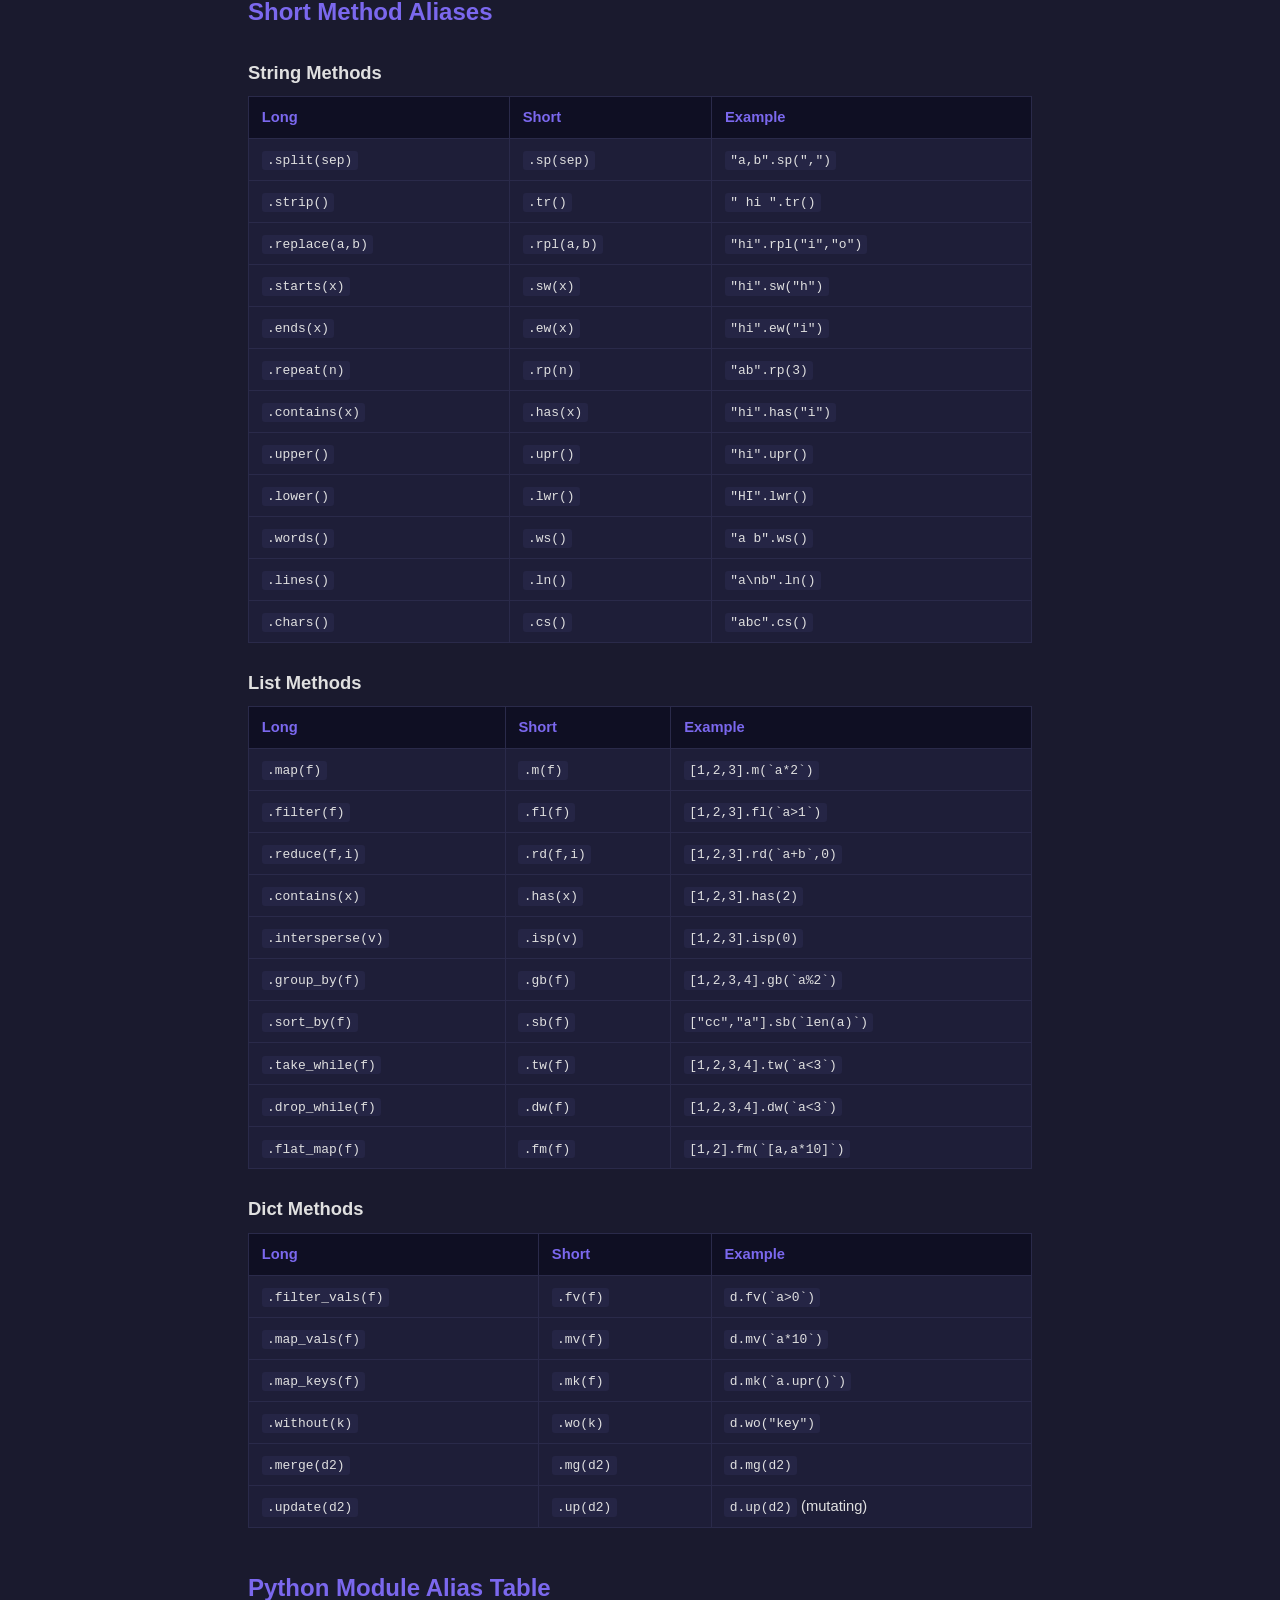
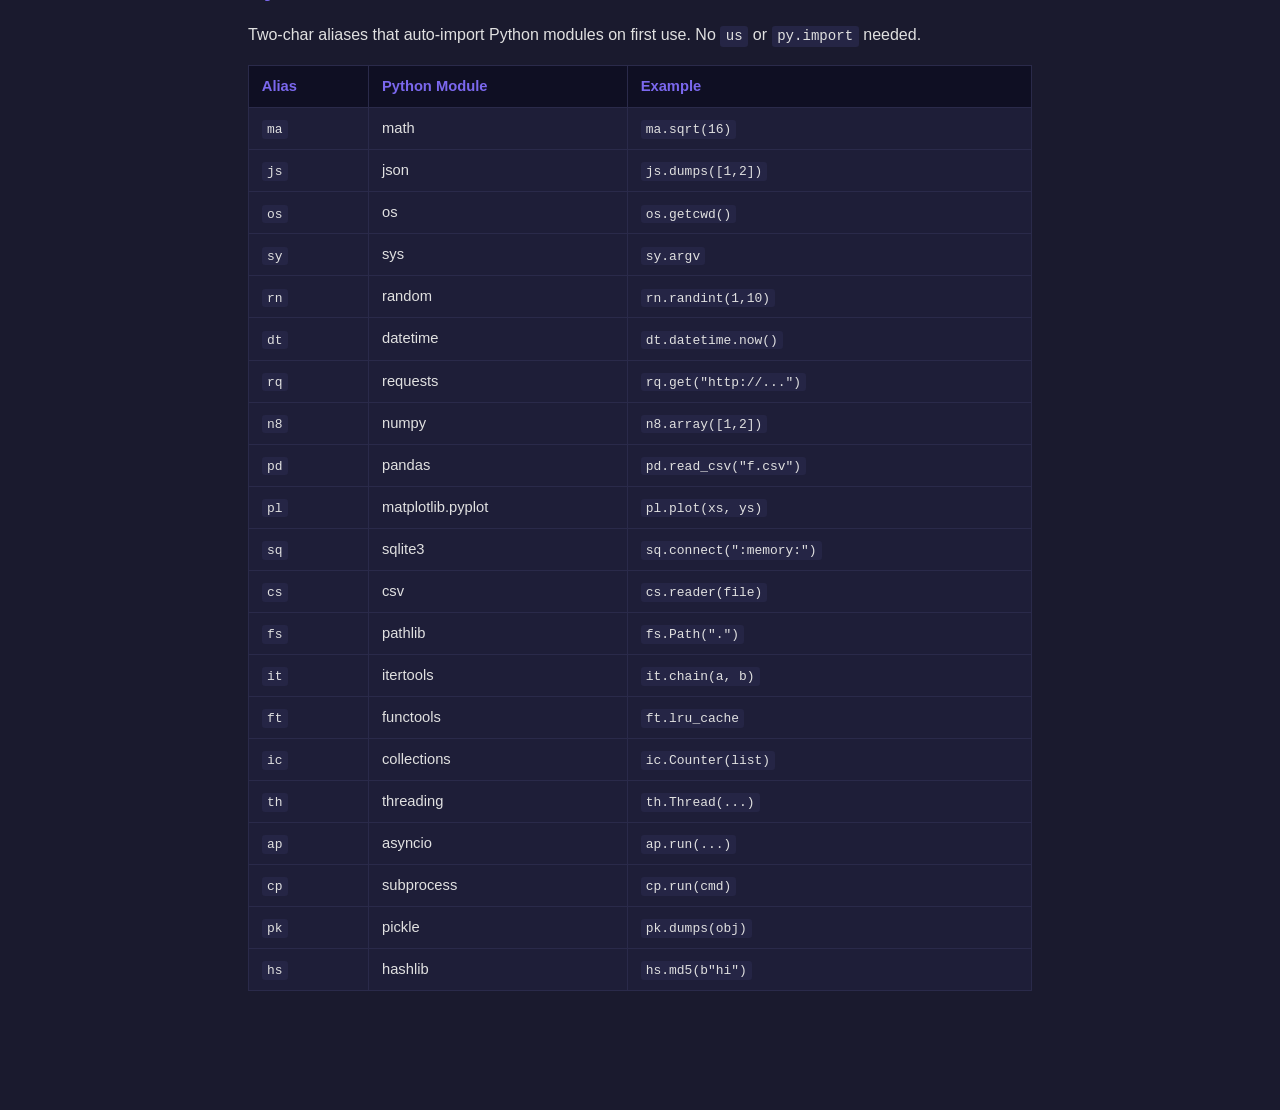
<file: docs/reference.html>
<!DOCTYPE html>
<html lang="en">
<head>
  <meta charset="UTF-8">
  <meta name="viewport" content="width=device-width, initial-scale=1.0">
  <title>Quick Reference - Snafu</title>
  <link rel="stylesheet" href="style.css">
</head>
<body>

<nav>
  <a class="logo" href="index.html">Snafu</a>
  <div class="links">
    <a href="index.html">Home</a>
    <a href="tour.html">Language Tour</a>
    <a href="reference.html" class="active">Reference</a>
    <a href="packages.html">Packages</a>
  </div>
</nav>

<main>
  <h1>Quick Reference</h1>
  <p>All keywords, operators, prelude functions, and method aliases at a glance.</p>

  <!-- ===== Keywords by Category ===== -->
  <h2>Keywords</h2>

  <h3>Control Flow</h3>
  <table>
    <tr><th>Short</th><th>Long</th><th>Purpose</th></tr>
    <tr><td><code>if</code></td><td><code>if</code></td><td>Conditional</td></tr>
    <tr><td><code>el</code></td><td><code>else</code></td><td>Else clause</td></tr>
    <tr><td><code>eli</code></td><td><code>elif</code></td><td>Else-if</td></tr>
    <tr><td><code>mt</code></td><td><code>match</code></td><td>Pattern match</td></tr>
    <tr><td><code>for</code></td><td><code>for</code></td><td>Iteration</td></tr>
    <tr><td><code>in</code></td><td><code>in</code></td><td>Iteration source</td></tr>
    <tr><td><code>wh</code></td><td><code>while</code></td><td>While loop</td></tr>
    <tr><td><code>un</code></td><td><code>until</code></td><td>Until loop</td></tr>
    <tr><td><code>lp</code></td><td><code>loop</code></td><td>Infinite loop / n-repeat</td></tr>
    <tr><td><code>br</code></td><td><code>break</code></td><td>Break out of loop</td></tr>
    <tr><td><code>cn</code></td><td><code>continue</code></td><td>Continue loop</td></tr>
    <tr><td><code>r</code></td><td><code>return</code></td><td>Return from function</td></tr>
    <tr><td><code>goto</code></td><td><code>goto</code></td><td>Jump to label</td></tr>
    <tr><td><code>cf</code></td><td><code>comefrom</code></td><td>Reactive jump point</td></tr>
    <tr><td><code>lbl</code></td><td><code>label</code></td><td>Define a label</td></tr>
    <tr><td><code>by</code></td><td><code>by</code></td><td>Range step clause</td></tr>
  </table>

  <h3>Functions and Types</h3>
  <table>
    <tr><th>Short</th><th>Long</th><th>Purpose</th></tr>
    <tr><td><code>df</code></td><td><code>def</code></td><td>Named function definition</td></tr>
    <tr><td><code>f</code></td><td><code>fn</code></td><td>Anonymous function</td></tr>
    <tr><td><code>ct</code></td><td><code>coroutine</code></td><td>Generator/coroutine</td></tr>
    <tr><td><code>y</code></td><td><code>yield</code></td><td>Yield value</td></tr>
    <tr><td><code>yf</code></td><td><code>yield_from</code></td><td>Yield from sub-generator</td></tr>
    <tr><td><code>sm</code></td><td><code>sum</code></td><td>Sum type declaration</td></tr>
    <tr><td><code>pr</code></td><td><code>protocol</code></td><td>Protocol declaration</td></tr>
    <tr><td><code>im</code></td><td><code>impl</code></td><td>Implement protocol</td></tr>
    <tr><td><code>dv</code></td><td><code>derive</code></td><td>Auto-derive protocols</td></tr>
  </table>

  <h3>Exceptions and Strict Mode</h3>
  <table>
    <tr><th>Short</th><th>Long</th><th>Purpose</th></tr>
    <tr><td><code>ty</code></td><td><code>try</code></td><td>Try block</td></tr>
    <tr><td><code>ex</code></td><td><code>except</code></td><td>Except clause</td></tr>
    <tr><td><code>fi</code></td><td><code>finally</code></td><td>Finally clause</td></tr>
    <tr><td><code>rs</code></td><td><code>raise</code></td><td>Raise exception</td></tr>
    <tr><td><code>sd</code></td><td><code>strict</code></td><td>Strict mode (raises on <code>und</code>)</td></tr>
    <tr><td><code>ld</code></td><td><code>loose</code></td><td>Loose mode (reverses strict)</td></tr>
  </table>

  <h3>Effects and Concurrency</h3>
  <table>
    <tr><th>Short</th><th>Long</th><th>Purpose</th></tr>
    <tr><td><code>ef</code></td><td><code>effect</code></td><td>Declare an effect</td></tr>
    <tr><td><code>pf</code></td><td><code>perform</code></td><td>Perform an effect</td></tr>
    <tr><td><code>hd</code></td><td><code>handle</code></td><td>Handle effects</td></tr>
    <tr><td><code>gt</code></td><td><code>green</code></td><td>Spawn green thread</td></tr>
    <tr><td><code>aw</code></td><td><code>await</code></td><td>Await/join future</td></tr>
    <tr><td><code>xs</code></td><td><code>execset</code></td><td>Execution set (parallel)</td></tr>
    <tr><td><code>fk</code></td><td><code>fork</code></td><td>Universe fork</td></tr>
  </table>

  <h3>Modules and Scope</h3>
  <table>
    <tr><th>Short</th><th>Long</th><th>Purpose</th></tr>
    <tr><td><code>us</code></td><td><code>use</code></td><td>Import module</td></tr>
    <tr><td><code>xp</code></td><td><code>export</code></td><td>Declare exports</td></tr>
    <tr><td><code>sc</code></td><td><code>scope</code></td><td>Current scope</td></tr>
    <tr><td><code>ca</code></td><td><code>caller</code></td><td>Caller's scope</td></tr>
    <tr><td><code>tp</code></td><td><code>top</code></td><td>Top-level scope</td></tr>
    <tr><td><code>ev</code></td><td><code>eval</code></td><td>Eval string as code</td></tr>
    <tr><td><code>wi</code></td><td><code>with</code></td><td>Context manager</td></tr>
    <tr><td><code>on</code></td><td><code>on</code></td><td>Reactive trigger</td></tr>
    <tr><td><code>of</code></td><td><code>off</code></td><td>Remove trigger</td></tr>
  </table>

  <h3>Literals and Sentinels</h3>
  <table>
    <tr><th>Name</th><th>Meaning</th></tr>
    <tr><td><code>und</code></td><td>Undefined / null (propagates silently by default)</td></tr>
    <tr><td><code>true</code> / <code>false</code></td><td>Boolean values</td></tr>
    <tr><td><code>oo</code></td><td>Infinity</td></tr>
    <tr><td><code>new</code></td><td>Object construction (prototype OOP)</td></tr>
    <tr><td><code>_</code></td><td>Wildcard / placeholder</td></tr>
  </table>

  <!-- ===== Operator Precedence ===== -->
  <h2>Operator Precedence</h2>
  <p>Higher level = tighter binding. Evaluated left-to-right unless marked right-associative.</p>
  <table>
    <tr><th>Level</th><th>Operators</th><th>Assoc</th></tr>
    <tr><td>100</td><td><code>()</code> call, <code>[]</code> index, <code>.</code> attr</td><td>left</td></tr>
    <tr><td>95</td><td>unary <code>+ - ! ~</code>, <code>op/</code> reduce, <code>op\</code> scan</td><td>right</td></tr>
    <tr><td>90</td><td><code>**</code> power, <code>//</code> nth root</td><td>right</td></tr>
    <tr><td>85</td><td><code>*</code> <code>/</code> <code>%</code></td><td>left</td></tr>
    <tr><td>80</td><td><code>+</code> <code>-</code></td><td>left</td></tr>
    <tr><td>75</td><td><code>..</code> range, <code>..=</code> inclusive range</td><td>left</td></tr>
    <tr><td>70</td><td><code>== &lt;&gt; === !== &lt; &gt; &lt;= &gt;= is in</code></td><td>non</td></tr>
    <tr><td>65</td><td><code>!</code> boolean not (prefix)</td><td>right</td></tr>
    <tr><td>62</td><td><code>&amp;</code> bitwise AND</td><td>left</td></tr>
    <tr><td>60</td><td><code>&amp;&amp;</code> logical AND</td><td>left</td></tr>
    <tr><td>55</td><td><code>^^</code> boolean XOR</td><td>left</td></tr>
    <tr><td>50</td><td><code>||</code> logical OR</td><td>left</td></tr>
    <tr><td>48</td><td><code>|</code> bitwise OR</td><td>left</td></tr>
    <tr><td>45</td><td><code>&lt;-</code> <code>-&gt;</code> implication</td><td>right</td></tr>
    <tr><td>40</td><td><code>? :</code> ternary</td><td>right</td></tr>
    <tr><td>35</td><td><code>|&gt;</code> <code>|&gt;&gt;</code> pipeline</td><td>left</td></tr>
    <tr><td>32</td><td><code>??</code> null-coalesce</td><td>right</td></tr>
    <tr><td>25</td><td><code>=</code> and compound <code>+= -= *=</code> ...</td><td>right</td></tr>
  </table>

  <h3>APL-Style Modifiers</h3>
  <table>
    <tr><th>Modifier</th><th>Syntax</th><th>Meaning</th></tr>
    <tr><td><code>.</code></td><td><code>op.</code></td><td>Element-wise (broadcasts across lists)</td></tr>
    <tr><td><code>/</code></td><td><code>op/</code></td><td>Reduce (fold list with op)</td></tr>
    <tr><td><code>\</code></td><td><code>op\</code></td><td>Scan (running reduce)</td></tr>
    <tr><td><code>..</code></td><td><code>op..</code></td><td>Outer product (all pairs)</td></tr>
  </table>

  <!-- ===== Prelude Functions ===== -->
  <h2>Prelude Functions</h2>

  <h3>I/O</h3>
  <table>
    <tr><th>Function</th><th>Description</th></tr>
    <tr><td><code>p(*args)</code></td><td>Print to stdout</td></tr>
    <tr><td><code>pe(*args)</code></td><td>Print to stderr</td></tr>
    <tr><td><code>inp(prompt)</code></td><td>Read line from stdin</td></tr>
    <tr><td><code>read(path)</code></td><td>Read entire file as string</td></tr>
    <tr><td><code>write(path, s)</code></td><td>Write string to file</td></tr>
  </table>

  <h3>Collections</h3>
  <table>
    <tr><th>Function</th><th>Description</th></tr>
    <tr><td><code>len(x)</code></td><td>Length</td></tr>
    <tr><td><code>lst(iter)</code></td><td>Materialize to list</td></tr>
    <tr><td><code>st(iter)</code></td><td>Materialize to set</td></tr>
    <tr><td><code>dct(iter)</code></td><td>Pairs to dict</td></tr>
    <tr><td><code>range(a, b, step)</code></td><td>Range list</td></tr>
    <tr><td><code>en(iter)</code></td><td>Enumerate</td></tr>
    <tr><td><code>zp(*iters)</code></td><td>Zip</td></tr>
    <tr><td><code>rev(iter)</code></td><td>Reverse</td></tr>
    <tr><td><code>flat(iter)</code></td><td>Flatten one level</td></tr>
    <tr><td><code>take(iter, n)</code></td><td>First n elements</td></tr>
    <tr><td><code>drop(iter, n)</code></td><td>Skip first n</td></tr>
    <tr><td><code>srt(iter, k, rv)</code></td><td>Sort (optional key, reverse)</td></tr>
    <tr><td><code>sum(iter)</code></td><td>Sum elements</td></tr>
    <tr><td><code>min/max(*args)</code></td><td>Minimum / maximum</td></tr>
    <tr><td><code>join(sep, iter)</code></td><td>Join with separator</td></tr>
    <tr><td><code>uniq(iter)</code></td><td>Deduplicate</td></tr>
  </table>

  <h3>Higher-Order</h3>
  <table>
    <tr><th>Function</th><th>Description</th></tr>
    <tr><td><code>m(iter, f)</code></td><td>Map</td></tr>
    <tr><td><code>fl(iter, pred)</code></td><td>Filter</td></tr>
    <tr><td><code>rdc(iter, f, init)</code></td><td>Reduce / fold</td></tr>
    <tr><td><code>prt(f, *bound)</code></td><td>Partial application</td></tr>
    <tr><td><code>flip(f)</code></td><td>Swap first two args</td></tr>
    <tr><td><code>fork(f, g, h)</code></td><td>Tacit fork</td></tr>
    <tr><td><code>hook(f, g)</code></td><td>Tacit hook</td></tr>
    <tr><td><code>tee(*fns)</code></td><td>Apply multiple fns, return list</td></tr>
    <tr><td><code>tap(fn)</code></td><td>Side-effect pass-through</td></tr>
    <tr><td><code>memo(fn)</code></td><td>Memoize a function</td></tr>
  </table>

  <h3>Math</h3>
  <table>
    <tr><th>Function</th><th>Description</th></tr>
    <tr><td><code>abs sqrt exp</code></td><td>Absolute value, square root, e^x</td></tr>
    <tr><td><code>log ln log2 log10</code></td><td>Logarithms</td></tr>
    <tr><td><code>sin cos tan</code></td><td>Trigonometric</td></tr>
    <tr><td><code>asin acos atan atan2</code></td><td>Inverse trigonometric</td></tr>
    <tr><td><code>floor ceil round trunc</code></td><td>Rounding</td></tr>
    <tr><td><code>sgn gcd lcm fact</code></td><td>Sign, GCD, LCM, factorial</td></tr>
    <tr><td><code>pi e tau oo</code></td><td>Mathematical constants</td></tr>
  </table>

  <h3>Type and Conversion</h3>
  <table>
    <tr><th>Function</th><th>Description</th></tr>
    <tr><td><code>int(x) flt(x) str(x)</code></td><td>Type conversion</td></tr>
    <tr><td><code>type(x)</code></td><td>Type name string</td></tr>
    <tr><td><code>isa(x, t)</code></td><td>Type check</td></tr>
    <tr><td><code>chr(n) ord(s)</code></td><td>Codepoint conversion</td></tr>
    <tr><td><code>cp(o)</code></td><td>Deep copy</td></tr>
  </table>

  <h3>Meta / Eval</h3>
  <table>
    <tr><th>Function</th><th>Description</th></tr>
    <tr><td><code>ev(code)</code></td><td>Eval in caller scope</td></tr>
    <tr><td><code>"code".ca()</code></td><td>Eval in global scope</td></tr>
    <tr><td><code>ast_of(expr)</code></td><td>Get AST node</td></tr>
    <tr><td><code>eval_ast(node)</code></td><td>Evaluate AST node</td></tr>
    <tr><td><code>ast_src(node)</code></td><td>AST to source string</td></tr>
    <tr><td><code>bp()</code></td><td>Breakpoint debugger</td></tr>
    <tr><td><code>py.import(name)</code></td><td>Import Python module</td></tr>
  </table>

  <!-- ===== One-Letter Aliases ===== -->
  <h2>One-Letter Golf Aliases</h2>
  <table>
    <tr><th>Alias</th><th>Full Name</th><th>Example</th></tr>
    <tr><td><code>S</code></td><td>split</td><td><code>S("a,b,c", ",")</code> &rarr; <code>["a","b","c"]</code></td></tr>
    <tr><td><code>J</code></td><td>join</td><td><code>J(",", [1,2,3])</code> &rarr; <code>"1,2,3"</code></td></tr>
    <tr><td><code>R</code></td><td>reverse</td><td><code>R([1,2,3])</code> &rarr; <code>[3,2,1]</code></td></tr>
    <tr><td><code>U</code></td><td>unique</td><td><code>U([1,2,2,3])</code> &rarr; <code>[1,2,3]</code></td></tr>
    <tr><td><code>Z</code></td><td>zip</td><td><code>Z([1,2],[3,4])</code> &rarr; <code>[[1,3],[2,4]]</code></td></tr>
    <tr><td><code>T</code></td><td>transpose</td><td><code>T([[1,2],[3,4]])</code> &rarr; <code>[[1,3],[2,4]]</code></td></tr>
    <tr><td><code>F</code></td><td>flatten</td><td><code>F([[1,2],[3]])</code> &rarr; <code>[1,2,3]</code></td></tr>
    <tr><td><code>D</code></td><td>digits</td><td><code>D(123)</code> &rarr; <code>[1,2,3]</code></td></tr>
    <tr><td><code>P</code></td><td>print</td><td><code>P("hi")</code></td></tr>
    <tr><td><code>G</code></td><td>group_by</td><td><code>G([1,2,3,4], `a%2`)</code></td></tr>
    <tr><td><code>C</code></td><td>combinations</td><td><code>C([1,2,3], 2)</code> &rarr; <code>[[1,2],[1,3],[2,3]]</code></td></tr>
    <tr><td><code>X</code></td><td>permutations</td><td><code>X([1,2,3])</code> &rarr; all 6 orderings</td></tr>
    <tr><td><code>W</code></td><td>words</td><td><code>W("hello world")</code> &rarr; <code>["hello","world"]</code></td></tr>
    <tr><td><code>L</code></td><td>lines</td><td><code>L("a\nb")</code> &rarr; <code>["a","b"]</code></td></tr>
    <tr><td><code>N</code></td><td>numbers</td><td><code>N("3 cats 7")</code> &rarr; <code>[3, 7]</code></td></tr>
    <tr><td><code>I</code></td><td>read stdin</td><td><code>I()</code> &rarr; entire stdin</td></tr>
  </table>

  <!-- ===== Method Aliases ===== -->
  <h2>Short Method Aliases</h2>

  <h3>String Methods</h3>
  <table>
    <tr><th>Long</th><th>Short</th><th>Example</th></tr>
    <tr><td><code>.split(sep)</code></td><td><code>.sp(sep)</code></td><td><code>"a,b".sp(",")</code></td></tr>
    <tr><td><code>.strip()</code></td><td><code>.tr()</code></td><td><code>" hi ".tr()</code></td></tr>
    <tr><td><code>.replace(a,b)</code></td><td><code>.rpl(a,b)</code></td><td><code>"hi".rpl("i","o")</code></td></tr>
    <tr><td><code>.starts(x)</code></td><td><code>.sw(x)</code></td><td><code>"hi".sw("h")</code></td></tr>
    <tr><td><code>.ends(x)</code></td><td><code>.ew(x)</code></td><td><code>"hi".ew("i")</code></td></tr>
    <tr><td><code>.repeat(n)</code></td><td><code>.rp(n)</code></td><td><code>"ab".rp(3)</code></td></tr>
    <tr><td><code>.contains(x)</code></td><td><code>.has(x)</code></td><td><code>"hi".has("i")</code></td></tr>
    <tr><td><code>.upper()</code></td><td><code>.upr()</code></td><td><code>"hi".upr()</code></td></tr>
    <tr><td><code>.lower()</code></td><td><code>.lwr()</code></td><td><code>"HI".lwr()</code></td></tr>
    <tr><td><code>.words()</code></td><td><code>.ws()</code></td><td><code>"a b".ws()</code></td></tr>
    <tr><td><code>.lines()</code></td><td><code>.ln()</code></td><td><code>"a\nb".ln()</code></td></tr>
    <tr><td><code>.chars()</code></td><td><code>.cs()</code></td><td><code>"abc".cs()</code></td></tr>
  </table>

  <h3>List Methods</h3>
  <table>
    <tr><th>Long</th><th>Short</th><th>Example</th></tr>
    <tr><td><code>.map(f)</code></td><td><code>.m(f)</code></td><td><code>[1,2,3].m(`a*2`)</code></td></tr>
    <tr><td><code>.filter(f)</code></td><td><code>.fl(f)</code></td><td><code>[1,2,3].fl(`a>1`)</code></td></tr>
    <tr><td><code>.reduce(f,i)</code></td><td><code>.rd(f,i)</code></td><td><code>[1,2,3].rd(`a+b`,0)</code></td></tr>
    <tr><td><code>.contains(x)</code></td><td><code>.has(x)</code></td><td><code>[1,2,3].has(2)</code></td></tr>
    <tr><td><code>.intersperse(v)</code></td><td><code>.isp(v)</code></td><td><code>[1,2,3].isp(0)</code></td></tr>
    <tr><td><code>.group_by(f)</code></td><td><code>.gb(f)</code></td><td><code>[1,2,3,4].gb(`a%2`)</code></td></tr>
    <tr><td><code>.sort_by(f)</code></td><td><code>.sb(f)</code></td><td><code>["cc","a"].sb(`len(a)`)</code></td></tr>
    <tr><td><code>.take_while(f)</code></td><td><code>.tw(f)</code></td><td><code>[1,2,3,4].tw(`a&lt;3`)</code></td></tr>
    <tr><td><code>.drop_while(f)</code></td><td><code>.dw(f)</code></td><td><code>[1,2,3,4].dw(`a&lt;3`)</code></td></tr>
    <tr><td><code>.flat_map(f)</code></td><td><code>.fm(f)</code></td><td><code>[1,2].fm(`[a,a*10]`)</code></td></tr>
  </table>

  <h3>Dict Methods</h3>
  <table>
    <tr><th>Long</th><th>Short</th><th>Example</th></tr>
    <tr><td><code>.filter_vals(f)</code></td><td><code>.fv(f)</code></td><td><code>d.fv(`a>0`)</code></td></tr>
    <tr><td><code>.map_vals(f)</code></td><td><code>.mv(f)</code></td><td><code>d.mv(`a*10`)</code></td></tr>
    <tr><td><code>.map_keys(f)</code></td><td><code>.mk(f)</code></td><td><code>d.mk(`a.upr()`)</code></td></tr>
    <tr><td><code>.without(k)</code></td><td><code>.wo(k)</code></td><td><code>d.wo("key")</code></td></tr>
    <tr><td><code>.merge(d2)</code></td><td><code>.mg(d2)</code></td><td><code>d.mg(d2)</code></td></tr>
    <tr><td><code>.update(d2)</code></td><td><code>.up(d2)</code></td><td><code>d.up(d2)</code> (mutating)</td></tr>
  </table>

  <!-- ===== Python Aliases ===== -->
  <h2>Python Module Alias Table</h2>
  <p>Two-char aliases that auto-import Python modules on first use. No <code>us</code> or <code>py.import</code> needed.</p>
  <table>
    <tr><th>Alias</th><th>Python Module</th><th>Example</th></tr>
    <tr><td><code>ma</code></td><td>math</td><td><code>ma.sqrt(16)</code></td></tr>
    <tr><td><code>js</code></td><td>json</td><td><code>js.dumps([1,2])</code></td></tr>
    <tr><td><code>os</code></td><td>os</td><td><code>os.getcwd()</code></td></tr>
    <tr><td><code>sy</code></td><td>sys</td><td><code>sy.argv</code></td></tr>
    <tr><td><code>rn</code></td><td>random</td><td><code>rn.randint(1,10)</code></td></tr>
    <tr><td><code>dt</code></td><td>datetime</td><td><code>dt.datetime.now()</code></td></tr>
    <tr><td><code>rq</code></td><td>requests</td><td><code>rq.get("http://...")</code></td></tr>
    <tr><td><code>n8</code></td><td>numpy</td><td><code>n8.array([1,2])</code></td></tr>
    <tr><td><code>pd</code></td><td>pandas</td><td><code>pd.read_csv("f.csv")</code></td></tr>
    <tr><td><code>pl</code></td><td>matplotlib.pyplot</td><td><code>pl.plot(xs, ys)</code></td></tr>
    <tr><td><code>sq</code></td><td>sqlite3</td><td><code>sq.connect(":memory:")</code></td></tr>
    <tr><td><code>cs</code></td><td>csv</td><td><code>cs.reader(file)</code></td></tr>
    <tr><td><code>fs</code></td><td>pathlib</td><td><code>fs.Path(".")</code></td></tr>
    <tr><td><code>it</code></td><td>itertools</td><td><code>it.chain(a, b)</code></td></tr>
    <tr><td><code>ft</code></td><td>functools</td><td><code>ft.lru_cache</code></td></tr>
    <tr><td><code>ic</code></td><td>collections</td><td><code>ic.Counter(list)</code></td></tr>
    <tr><td><code>th</code></td><td>threading</td><td><code>th.Thread(...)</code></td></tr>
    <tr><td><code>ap</code></td><td>asyncio</td><td><code>ap.run(...)</code></td></tr>
    <tr><td><code>cp</code></td><td>subprocess</td><td><code>cp.run(cmd)</code></td></tr>
    <tr><td><code>pk</code></td><td>pickle</td><td><code>pk.dumps(obj)</code></td></tr>
    <tr><td><code>hs</code></td><td>hashlib</td><td><code>hs.md5(b"hi")</code></td></tr>
  </table>
</main>

</body>
</html>
</file>
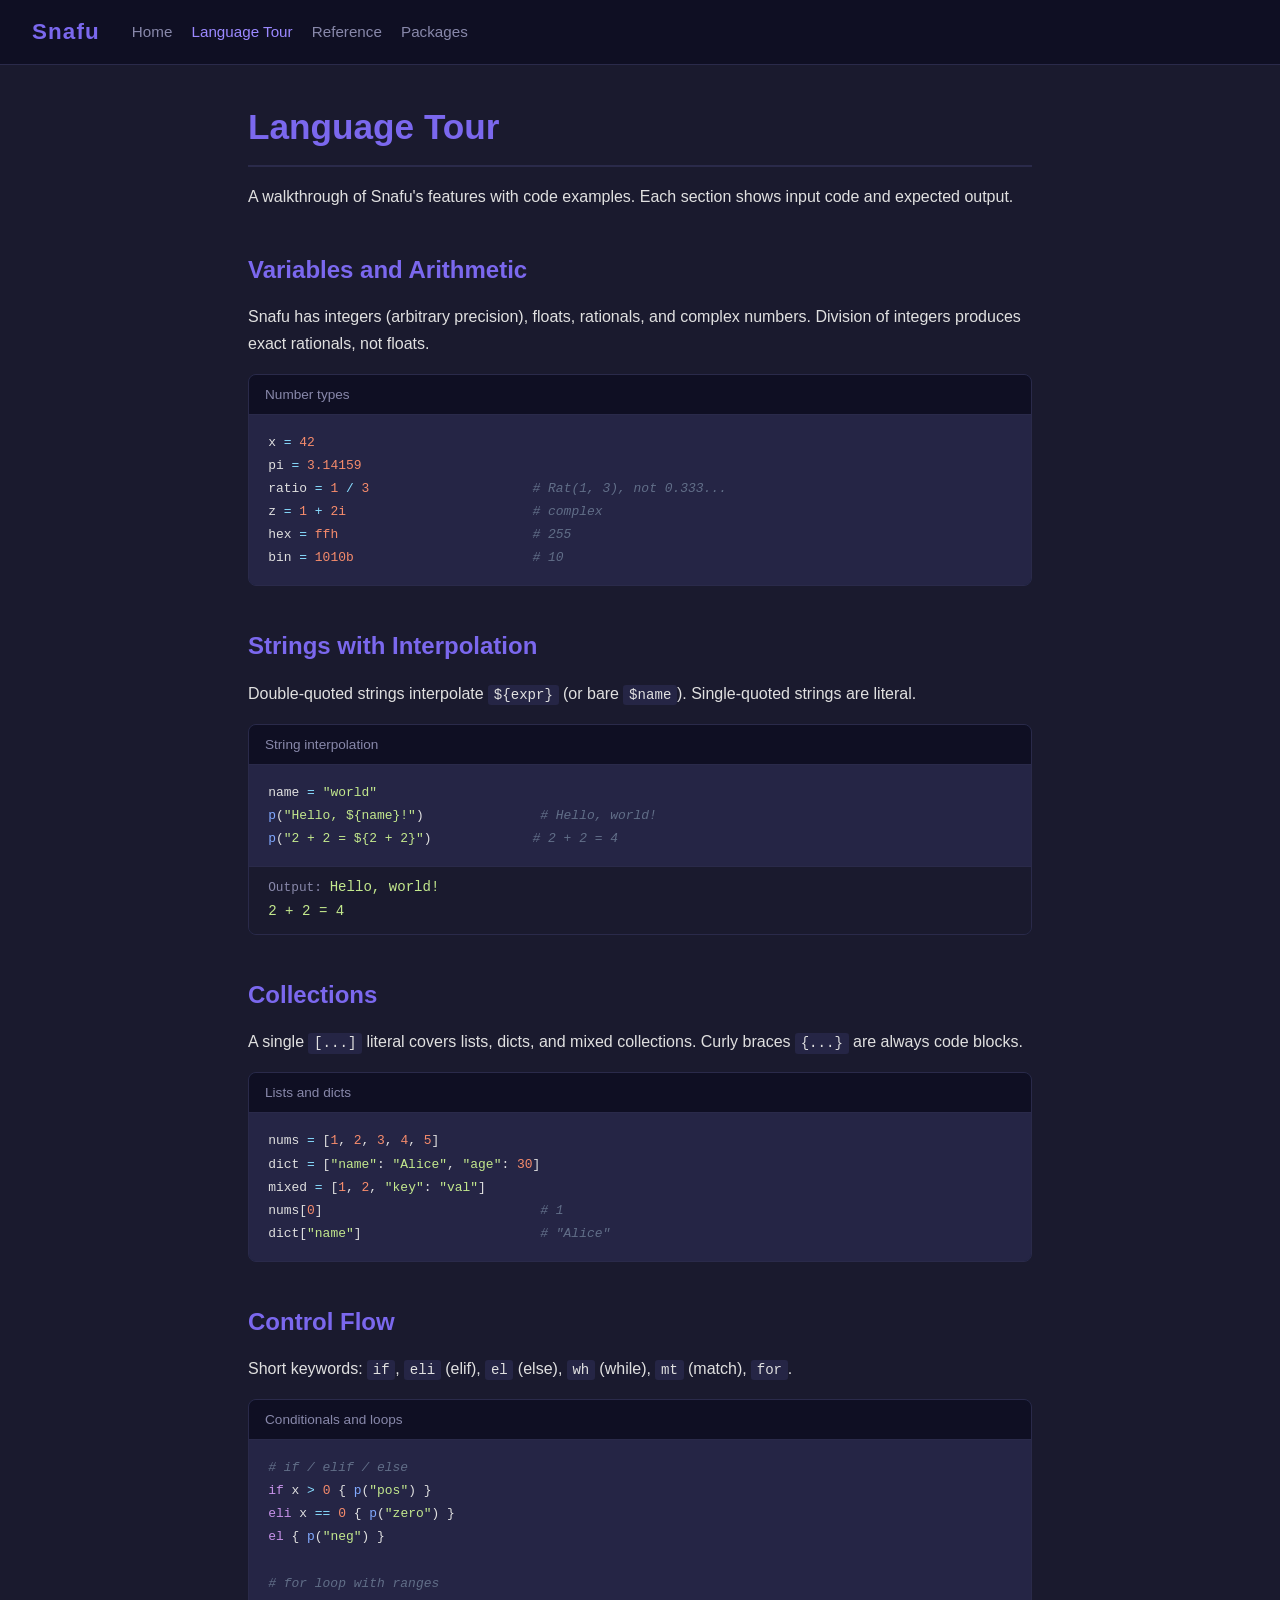
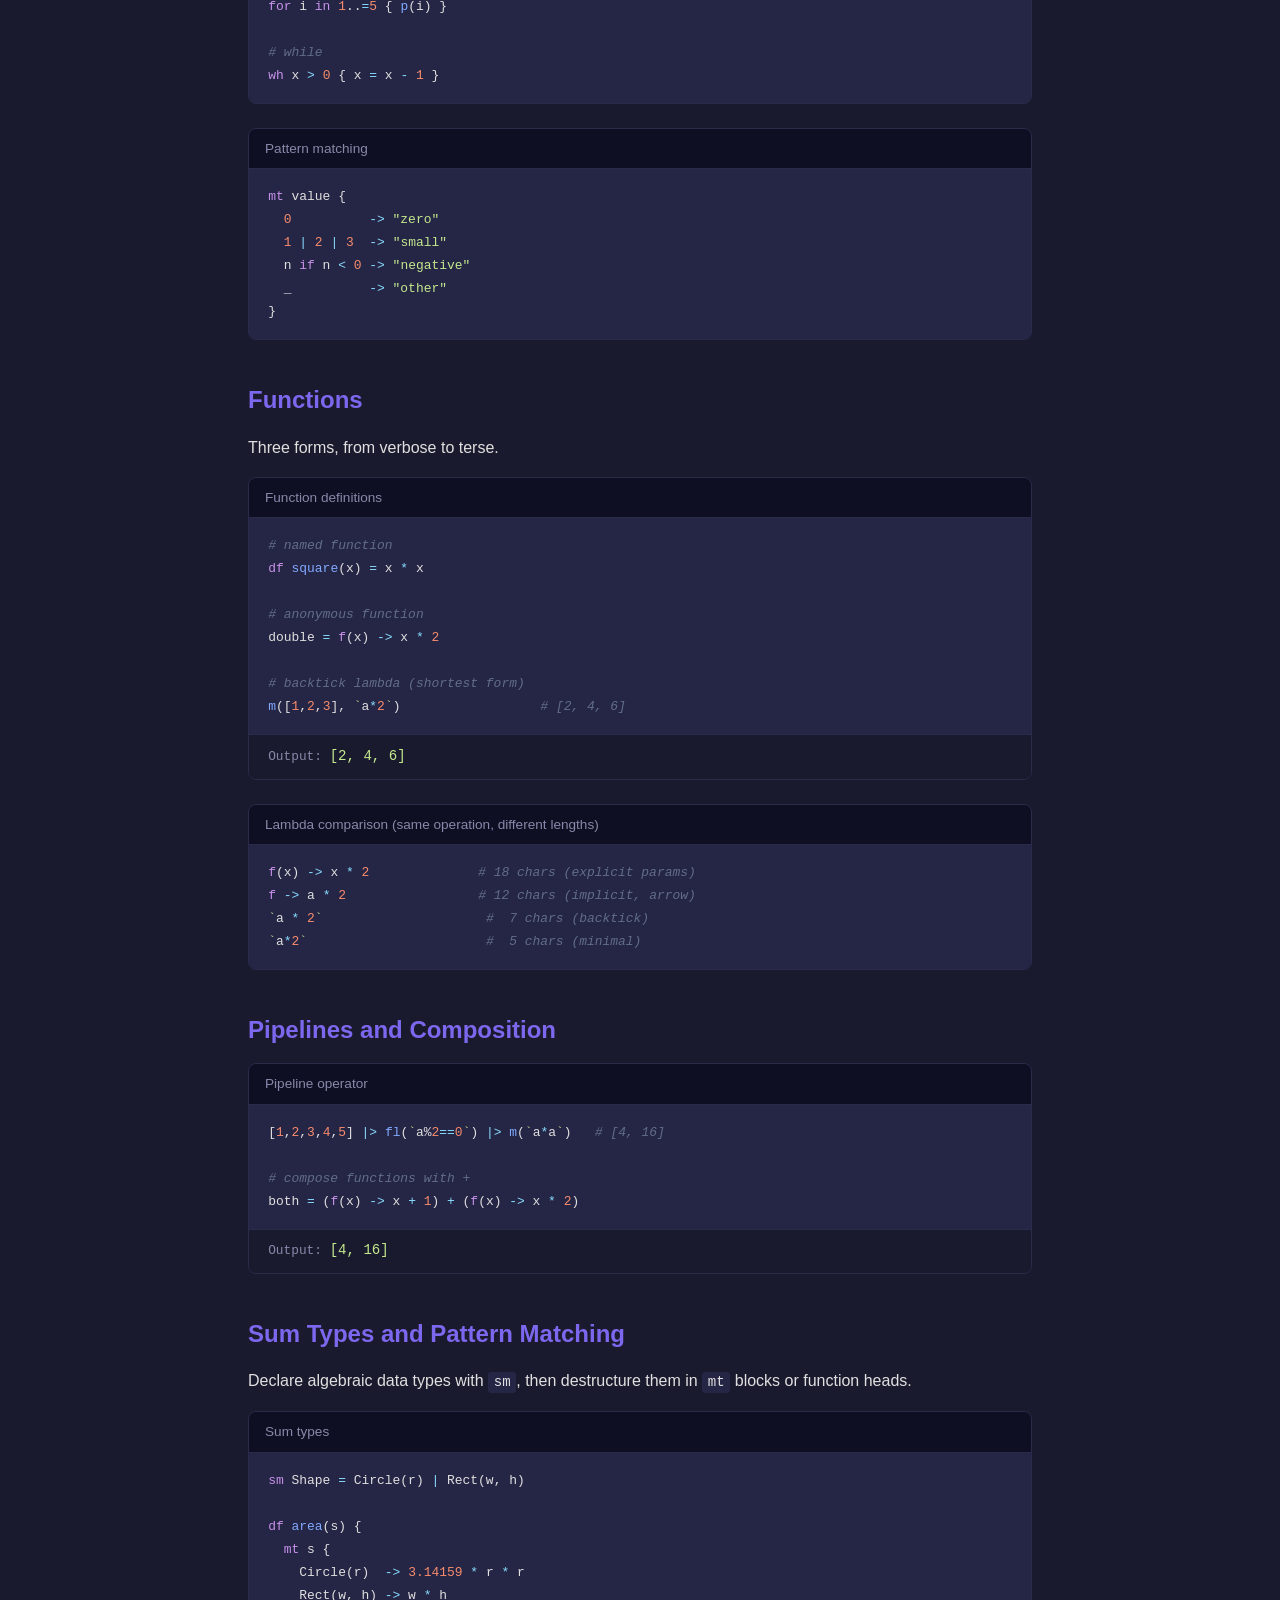
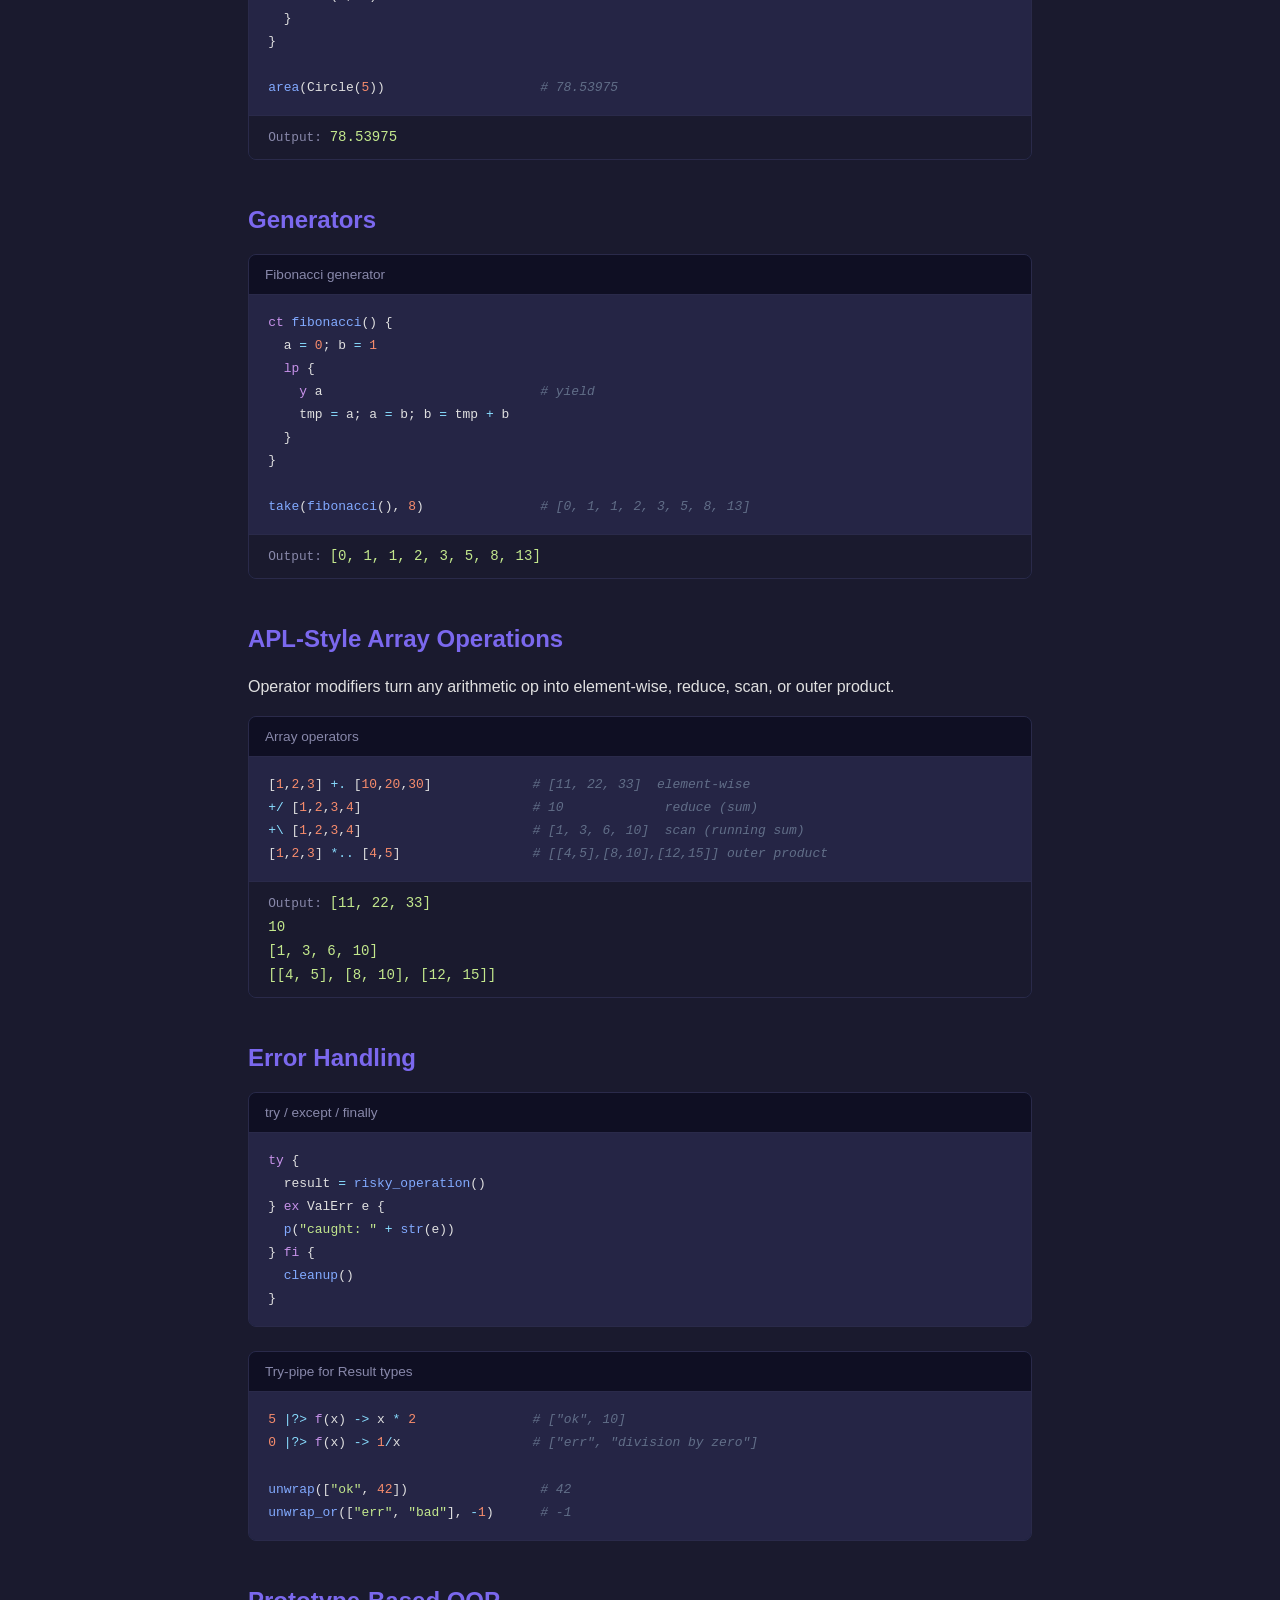
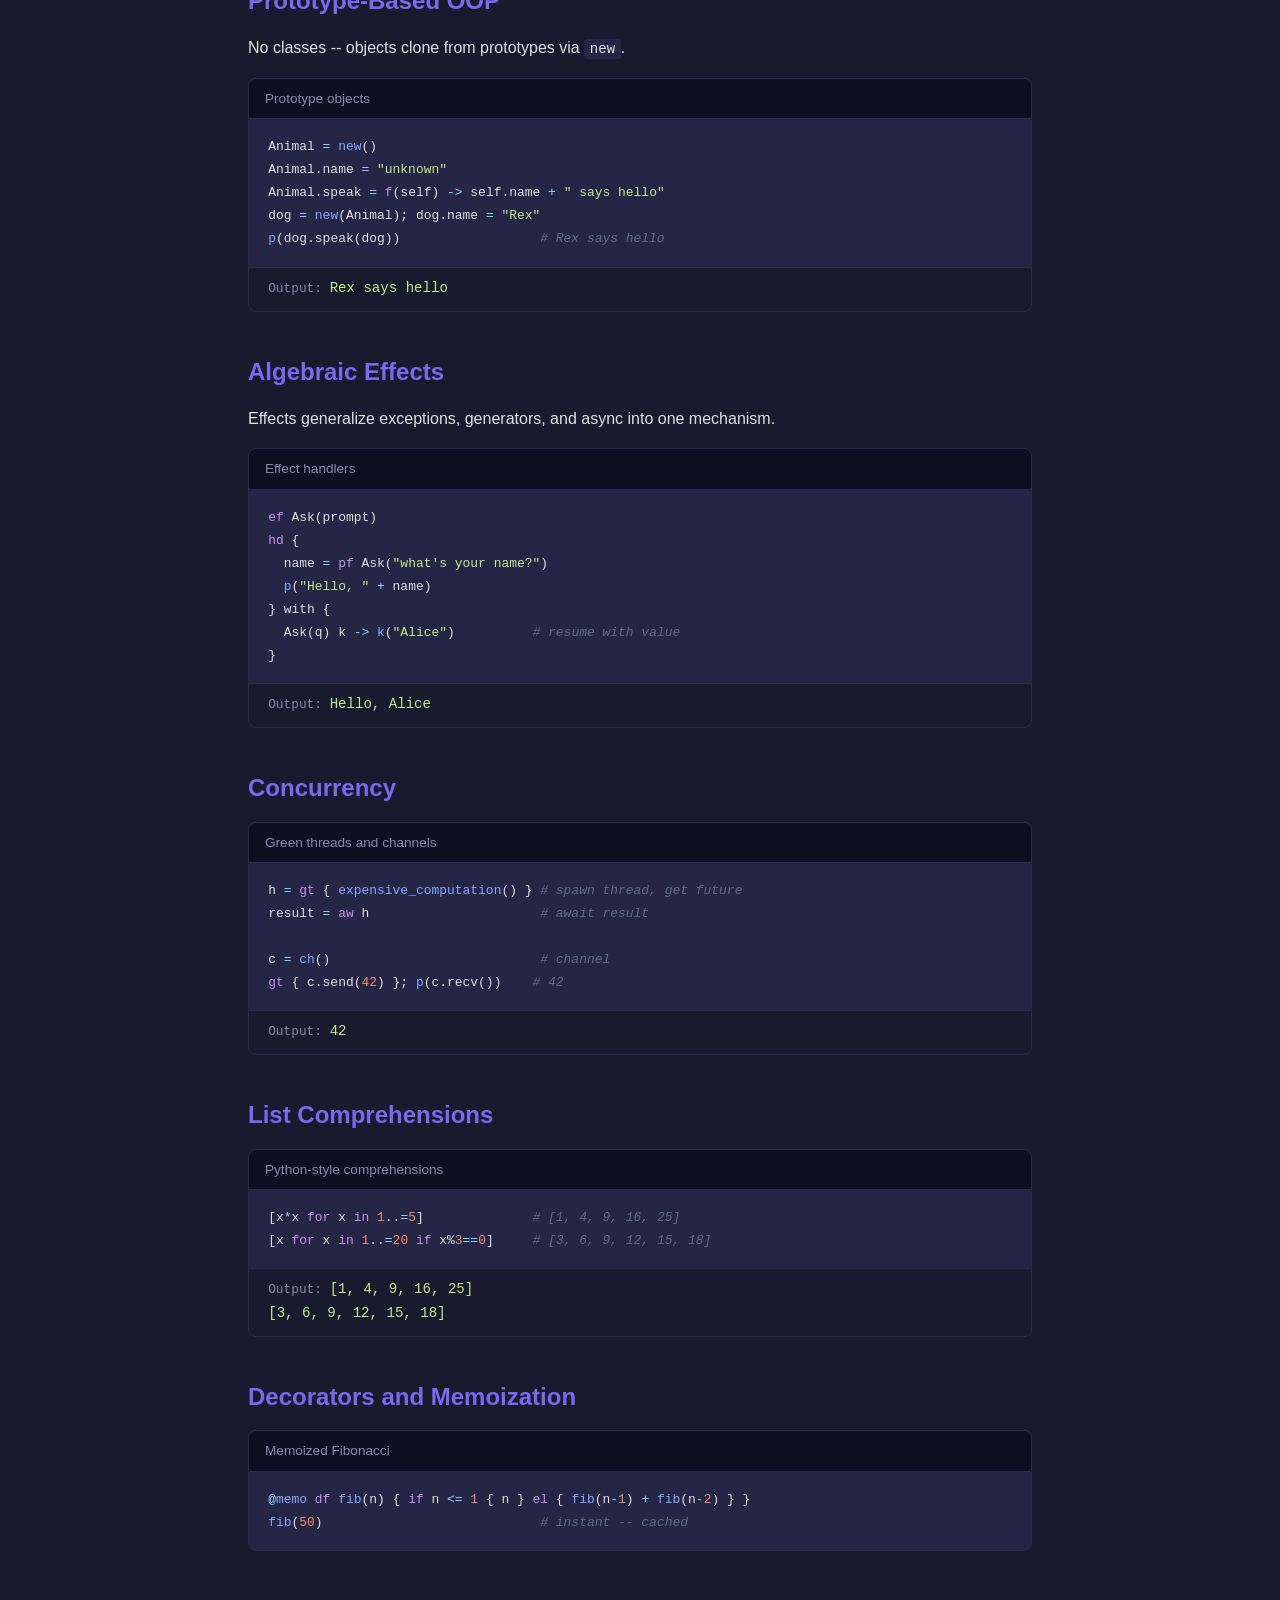
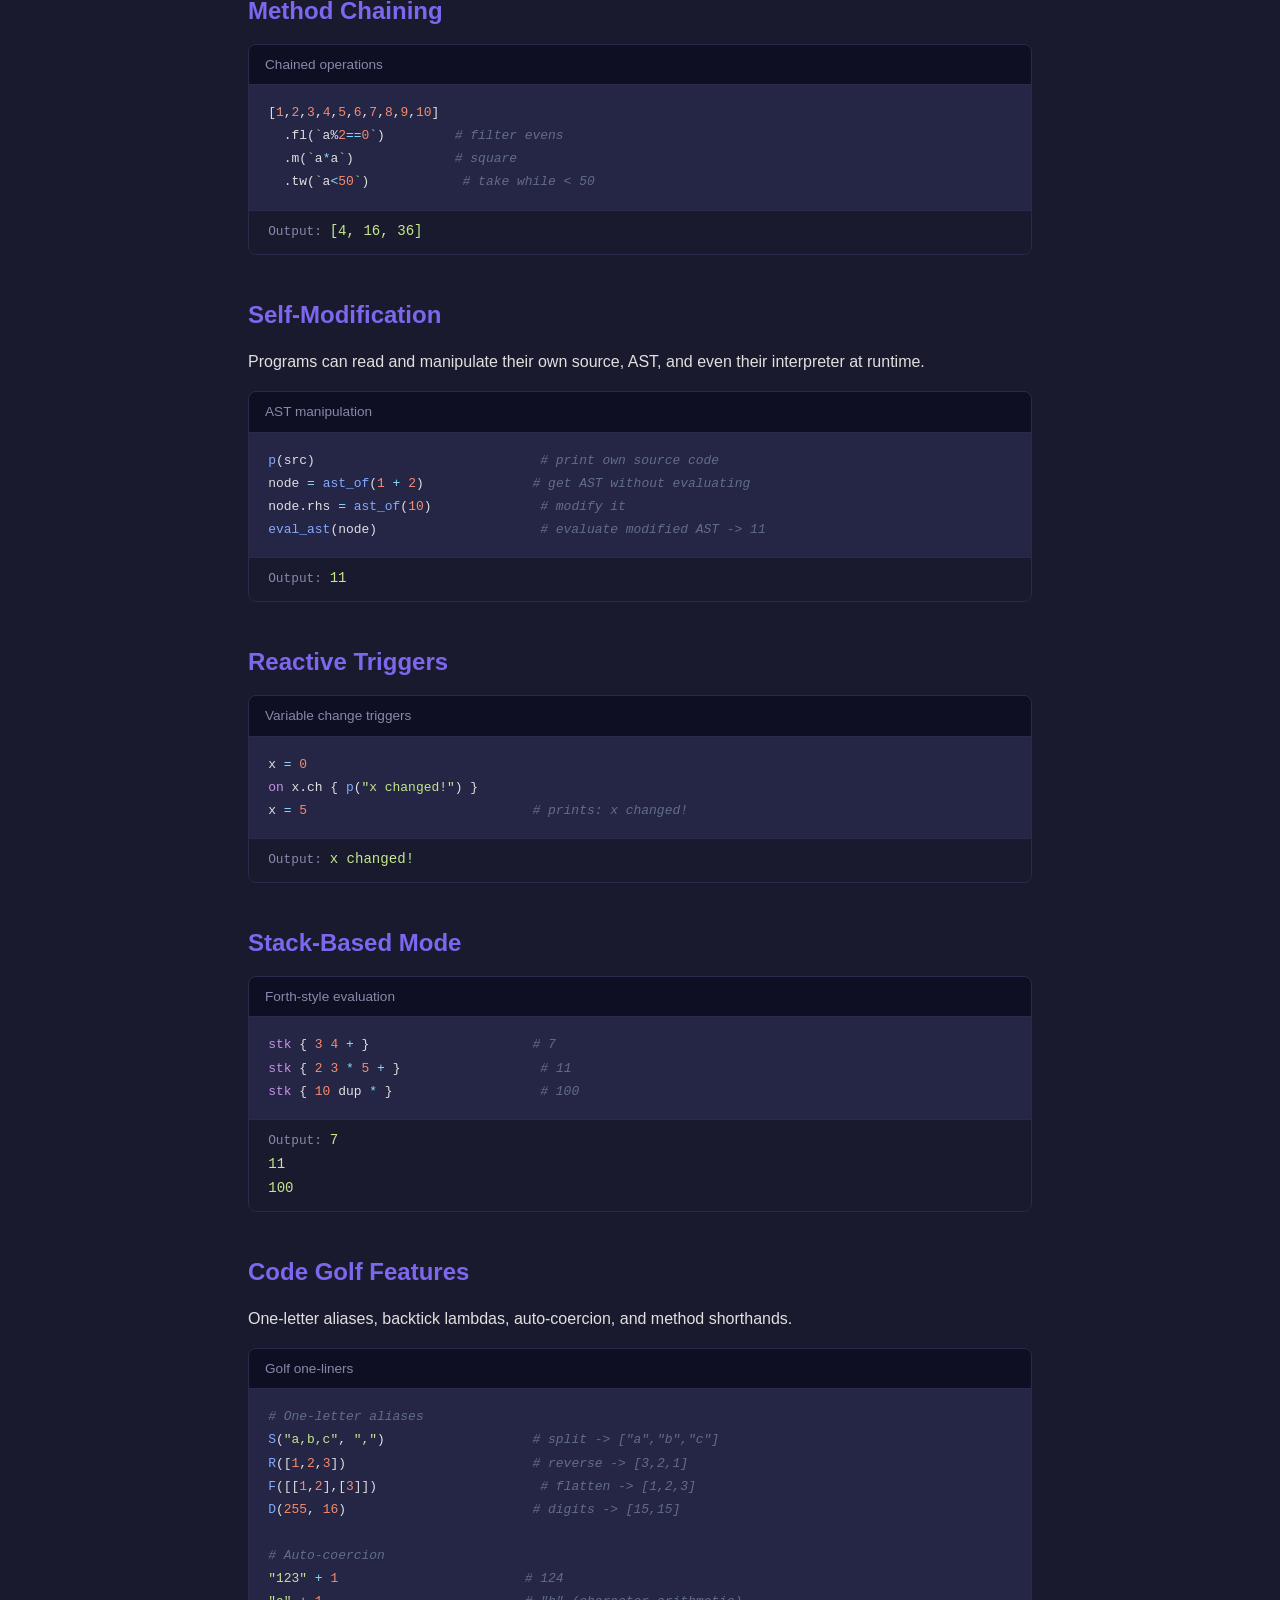
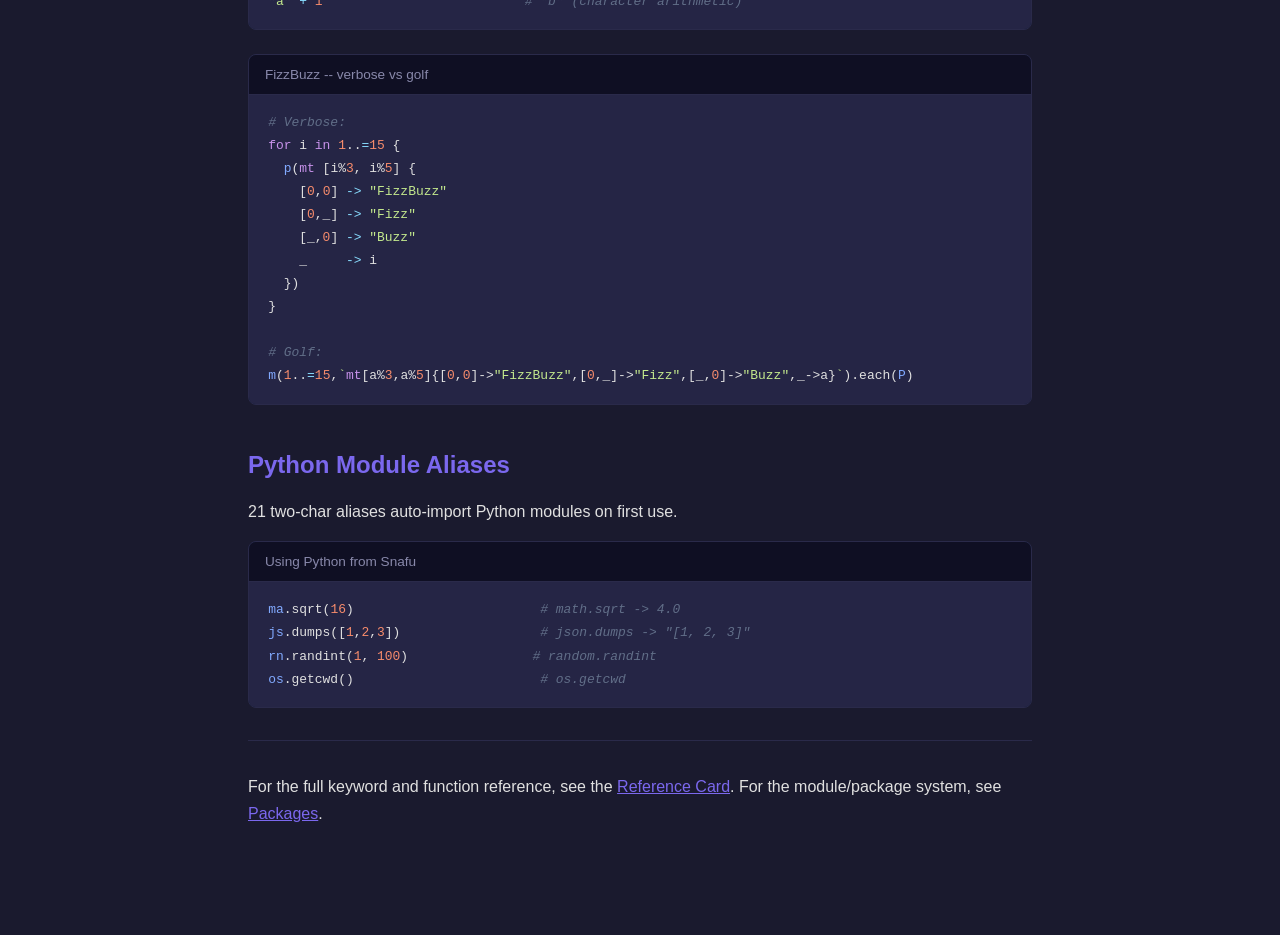
<file: docs/tour.html>
<!DOCTYPE html>
<html lang="en">
<head>
  <meta charset="UTF-8">
  <meta name="viewport" content="width=device-width, initial-scale=1.0">
  <title>Language Tour - Snafu</title>
  <link rel="stylesheet" href="style.css">
</head>
<body>

<nav>
  <a class="logo" href="index.html">Snafu</a>
  <div class="links">
    <a href="index.html">Home</a>
    <a href="tour.html" class="active">Language Tour</a>
    <a href="reference.html">Reference</a>
    <a href="packages.html">Packages</a>
  </div>
</nav>

<main>
  <h1>Language Tour</h1>
  <p>A walkthrough of Snafu's features with code examples. Each section shows input code and expected output.</p>

  <!-- ===== Variables & Arithmetic ===== -->
  <h2>Variables and Arithmetic</h2>
  <p>
    Snafu has integers (arbitrary precision), floats, rationals, and complex numbers.
    Division of integers produces exact rationals, not floats.
  </p>

  <div class="example">
    <div class="example-header">Number types</div>
    <pre><code>x <span class="op">=</span> <span class="num">42</span>
pi <span class="op">=</span> <span class="num">3.14159</span>
ratio <span class="op">=</span> <span class="num">1</span> <span class="op">/</span> <span class="num">3</span>                     <span class="cmt"># Rat(1, 3), not 0.333...</span>
z <span class="op">=</span> <span class="num">1</span> <span class="op">+</span> <span class="num">2i</span>                        <span class="cmt"># complex</span>
hex <span class="op">=</span> <span class="num">ffh</span>                         <span class="cmt"># 255</span>
bin <span class="op">=</span> <span class="num">1010b</span>                       <span class="cmt"># 10</span></code></pre>
  </div>

  <!-- ===== Strings ===== -->
  <h2>Strings with Interpolation</h2>
  <p>
    Double-quoted strings interpolate <code>${expr}</code> (or bare <code>$name</code>).
    Single-quoted strings are literal.
  </p>

  <div class="example">
    <div class="example-header">String interpolation</div>
    <pre><code>name <span class="op">=</span> <span class="str">"world"</span>
<span class="fn">p</span>(<span class="str">"Hello, ${name}!"</span>)               <span class="cmt"># Hello, world!</span>
<span class="fn">p</span>(<span class="str">"2 + 2 = ${2 + 2}"</span>)             <span class="cmt"># 2 + 2 = 4</span></code></pre>
    <div class="output">Hello, world!<br>2 + 2 = 4</div>
  </div>

  <!-- ===== Collections ===== -->
  <h2>Collections</h2>
  <p>
    A single <code>[...]</code> literal covers lists, dicts, and mixed collections.
    Curly braces <code>{...}</code> are always code blocks.
  </p>

  <div class="example">
    <div class="example-header">Lists and dicts</div>
    <pre><code>nums <span class="op">=</span> [<span class="num">1</span>, <span class="num">2</span>, <span class="num">3</span>, <span class="num">4</span>, <span class="num">5</span>]
dict <span class="op">=</span> [<span class="str">"name"</span>: <span class="str">"Alice"</span>, <span class="str">"age"</span>: <span class="num">30</span>]
mixed <span class="op">=</span> [<span class="num">1</span>, <span class="num">2</span>, <span class="str">"key"</span>: <span class="str">"val"</span>]
nums[<span class="num">0</span>]                            <span class="cmt"># 1</span>
dict[<span class="str">"name"</span>]                       <span class="cmt"># "Alice"</span></code></pre>
  </div>

  <!-- ===== Control Flow ===== -->
  <h2>Control Flow</h2>
  <p>
    Short keywords: <code>if</code>, <code>eli</code> (elif), <code>el</code> (else),
    <code>wh</code> (while), <code>mt</code> (match), <code>for</code>.
  </p>

  <div class="example">
    <div class="example-header">Conditionals and loops</div>
    <pre><code><span class="cmt"># if / elif / else</span>
<span class="kw">if</span> x <span class="op">></span> <span class="num">0</span> { <span class="fn">p</span>(<span class="str">"pos"</span>) }
<span class="kw">eli</span> x <span class="op">==</span> <span class="num">0</span> { <span class="fn">p</span>(<span class="str">"zero"</span>) }
<span class="kw">el</span> { <span class="fn">p</span>(<span class="str">"neg"</span>) }

<span class="cmt"># for loop with ranges</span>
<span class="kw">for</span> i <span class="kw">in</span> <span class="num">1</span>..<span class="op">=</span><span class="num">5</span> { <span class="fn">p</span>(i) }

<span class="cmt"># while</span>
<span class="kw">wh</span> x <span class="op">></span> <span class="num">0</span> { x <span class="op">=</span> x <span class="op">-</span> <span class="num">1</span> }</code></pre>
  </div>

  <div class="example">
    <div class="example-header">Pattern matching</div>
    <pre><code><span class="kw">mt</span> value {
  <span class="num">0</span>          <span class="op">-></span> <span class="str">"zero"</span>
  <span class="num">1</span> <span class="op">|</span> <span class="num">2</span> <span class="op">|</span> <span class="num">3</span>  <span class="op">-></span> <span class="str">"small"</span>
  n <span class="kw">if</span> n <span class="op"><</span> <span class="num">0</span> <span class="op">-></span> <span class="str">"negative"</span>
  _          <span class="op">-></span> <span class="str">"other"</span>
}</code></pre>
  </div>

  <!-- ===== Functions ===== -->
  <h2>Functions</h2>
  <p>Three forms, from verbose to terse.</p>

  <div class="example">
    <div class="example-header">Function definitions</div>
    <pre><code><span class="cmt"># named function</span>
<span class="kw">df</span> <span class="fn">square</span>(x) <span class="op">=</span> x <span class="op">*</span> x

<span class="cmt"># anonymous function</span>
double <span class="op">=</span> <span class="kw">f</span>(x) <span class="op">-></span> x <span class="op">*</span> <span class="num">2</span>

<span class="cmt"># backtick lambda (shortest form)</span>
<span class="fn">m</span>([<span class="num">1</span>,<span class="num">2</span>,<span class="num">3</span>], <span class="str">`</span>a<span class="op">*</span><span class="num">2</span><span class="str">`</span>)                  <span class="cmt"># [2, 4, 6]</span></code></pre>
    <div class="output">[2, 4, 6]</div>
  </div>

  <div class="example">
    <div class="example-header">Lambda comparison (same operation, different lengths)</div>
    <pre><code><span class="kw">f</span>(x) <span class="op">-></span> x <span class="op">*</span> <span class="num">2</span>              <span class="cmt"># 18 chars (explicit params)</span>
<span class="kw">f</span> <span class="op">-></span> a <span class="op">*</span> <span class="num">2</span>                 <span class="cmt"># 12 chars (implicit, arrow)</span>
<span class="str">`</span>a <span class="op">*</span> <span class="num">2</span><span class="str">`</span>                     <span class="cmt">#  7 chars (backtick)</span>
<span class="str">`</span>a<span class="op">*</span><span class="num">2</span><span class="str">`</span>                       <span class="cmt">#  5 chars (minimal)</span></code></pre>
  </div>

  <!-- ===== Pipelines ===== -->
  <h2>Pipelines and Composition</h2>

  <div class="example">
    <div class="example-header">Pipeline operator</div>
    <pre><code>[<span class="num">1</span>,<span class="num">2</span>,<span class="num">3</span>,<span class="num">4</span>,<span class="num">5</span>] <span class="op">|></span> <span class="fn">fl</span>(<span class="str">`</span>a%<span class="num">2</span><span class="op">==</span><span class="num">0</span><span class="str">`</span>) <span class="op">|></span> <span class="fn">m</span>(<span class="str">`</span>a<span class="op">*</span>a<span class="str">`</span>)   <span class="cmt"># [4, 16]</span>

<span class="cmt"># compose functions with +</span>
both <span class="op">=</span> (<span class="kw">f</span>(x) <span class="op">-></span> x <span class="op">+</span> <span class="num">1</span>) <span class="op">+</span> (<span class="kw">f</span>(x) <span class="op">-></span> x <span class="op">*</span> <span class="num">2</span>)</code></pre>
    <div class="output">[4, 16]</div>
  </div>

  <!-- ===== Sum Types ===== -->
  <h2>Sum Types and Pattern Matching</h2>
  <p>
    Declare algebraic data types with <code>sm</code>, then destructure them in
    <code>mt</code> blocks or function heads.
  </p>

  <div class="example">
    <div class="example-header">Sum types</div>
    <pre><code><span class="kw">sm</span> Shape <span class="op">=</span> Circle(r) <span class="op">|</span> Rect(w, h)

<span class="kw">df</span> <span class="fn">area</span>(s) {
  <span class="kw">mt</span> s {
    Circle(r)  <span class="op">-></span> <span class="num">3.14159</span> <span class="op">*</span> r <span class="op">*</span> r
    Rect(w, h) <span class="op">-></span> w <span class="op">*</span> h
  }
}

<span class="fn">area</span>(Circle(<span class="num">5</span>))                    <span class="cmt"># 78.53975</span></code></pre>
    <div class="output">78.53975</div>
  </div>

  <!-- ===== Generators ===== -->
  <h2>Generators</h2>

  <div class="example">
    <div class="example-header">Fibonacci generator</div>
    <pre><code><span class="kw">ct</span> <span class="fn">fibonacci</span>() {
  a <span class="op">=</span> <span class="num">0</span>; b <span class="op">=</span> <span class="num">1</span>
  <span class="kw">lp</span> {
    <span class="kw">y</span> a                            <span class="cmt"># yield</span>
    tmp <span class="op">=</span> a; a <span class="op">=</span> b; b <span class="op">=</span> tmp <span class="op">+</span> b
  }
}

<span class="fn">take</span>(<span class="fn">fibonacci</span>(), <span class="num">8</span>)               <span class="cmt"># [0, 1, 1, 2, 3, 5, 8, 13]</span></code></pre>
    <div class="output">[0, 1, 1, 2, 3, 5, 8, 13]</div>
  </div>

  <!-- ===== APL ===== -->
  <h2>APL-Style Array Operations</h2>
  <p>
    Operator modifiers turn any arithmetic op into element-wise, reduce, scan, or outer product.
  </p>

  <div class="example">
    <div class="example-header">Array operators</div>
    <pre><code>[<span class="num">1</span>,<span class="num">2</span>,<span class="num">3</span>] <span class="op">+.</span> [<span class="num">10</span>,<span class="num">20</span>,<span class="num">30</span>]             <span class="cmt"># [11, 22, 33]  element-wise</span>
<span class="op">+/</span> [<span class="num">1</span>,<span class="num">2</span>,<span class="num">3</span>,<span class="num">4</span>]                      <span class="cmt"># 10             reduce (sum)</span>
<span class="op">+\</span> [<span class="num">1</span>,<span class="num">2</span>,<span class="num">3</span>,<span class="num">4</span>]                      <span class="cmt"># [1, 3, 6, 10]  scan (running sum)</span>
[<span class="num">1</span>,<span class="num">2</span>,<span class="num">3</span>] <span class="op">*..</span> [<span class="num">4</span>,<span class="num">5</span>]                 <span class="cmt"># [[4,5],[8,10],[12,15]] outer product</span></code></pre>
    <div class="output">[11, 22, 33]<br>10<br>[1, 3, 6, 10]<br>[[4, 5], [8, 10], [12, 15]]</div>
  </div>

  <!-- ===== Error Handling ===== -->
  <h2>Error Handling</h2>

  <div class="example">
    <div class="example-header">try / except / finally</div>
    <pre><code><span class="kw">ty</span> {
  result <span class="op">=</span> <span class="fn">risky_operation</span>()
} <span class="kw">ex</span> ValErr e {
  <span class="fn">p</span>(<span class="str">"caught: "</span> <span class="op">+</span> <span class="fn">str</span>(e))
} <span class="kw">fi</span> {
  <span class="fn">cleanup</span>()
}</code></pre>
  </div>

  <div class="example">
    <div class="example-header">Try-pipe for Result types</div>
    <pre><code><span class="num">5</span> <span class="op">|?></span> <span class="kw">f</span>(x) <span class="op">-></span> x <span class="op">*</span> <span class="num">2</span>               <span class="cmt"># ["ok", 10]</span>
<span class="num">0</span> <span class="op">|?></span> <span class="kw">f</span>(x) <span class="op">-></span> <span class="num">1</span><span class="op">/</span>x                 <span class="cmt"># ["err", "division by zero"]</span>

<span class="fn">unwrap</span>([<span class="str">"ok"</span>, <span class="num">42</span>])                 <span class="cmt"># 42</span>
<span class="fn">unwrap_or</span>([<span class="str">"err"</span>, <span class="str">"bad"</span>], <span class="op">-</span><span class="num">1</span>)      <span class="cmt"># -1</span></code></pre>
  </div>

  <!-- ===== Prototype OOP ===== -->
  <h2>Prototype-Based OOP</h2>
  <p>No classes -- objects clone from prototypes via <code>new</code>.</p>

  <div class="example">
    <div class="example-header">Prototype objects</div>
    <pre><code>Animal <span class="op">=</span> <span class="fn">new</span>()
Animal.name <span class="op">=</span> <span class="str">"unknown"</span>
Animal.speak <span class="op">=</span> <span class="kw">f</span>(self) <span class="op">-></span> self.name <span class="op">+</span> <span class="str">" says hello"</span>
dog <span class="op">=</span> <span class="fn">new</span>(Animal); dog.name <span class="op">=</span> <span class="str">"Rex"</span>
<span class="fn">p</span>(dog.speak(dog))                  <span class="cmt"># Rex says hello</span></code></pre>
    <div class="output">Rex says hello</div>
  </div>

  <!-- ===== Algebraic Effects ===== -->
  <h2>Algebraic Effects</h2>
  <p>Effects generalize exceptions, generators, and async into one mechanism.</p>

  <div class="example">
    <div class="example-header">Effect handlers</div>
    <pre><code><span class="kw">ef</span> Ask(prompt)
<span class="kw">hd</span> {
  name <span class="op">=</span> <span class="kw">pf</span> Ask(<span class="str">"what's your name?"</span>)
  <span class="fn">p</span>(<span class="str">"Hello, "</span> <span class="op">+</span> name)
} with {
  Ask(q) k <span class="op">-></span> <span class="fn">k</span>(<span class="str">"Alice"</span>)          <span class="cmt"># resume with value</span>
}</code></pre>
    <div class="output">Hello, Alice</div>
  </div>

  <!-- ===== Concurrency ===== -->
  <h2>Concurrency</h2>

  <div class="example">
    <div class="example-header">Green threads and channels</div>
    <pre><code>h <span class="op">=</span> <span class="kw">gt</span> { <span class="fn">expensive_computation</span>() } <span class="cmt"># spawn thread, get future</span>
result <span class="op">=</span> <span class="kw">aw</span> h                      <span class="cmt"># await result</span>

c <span class="op">=</span> <span class="fn">ch</span>()                           <span class="cmt"># channel</span>
<span class="kw">gt</span> { c.send(<span class="num">42</span>) }; <span class="fn">p</span>(c.recv())    <span class="cmt"># 42</span></code></pre>
    <div class="output">42</div>
  </div>

  <!-- ===== List Comprehensions ===== -->
  <h2>List Comprehensions</h2>

  <div class="example">
    <div class="example-header">Python-style comprehensions</div>
    <pre><code>[x<span class="op">*</span>x <span class="kw">for</span> x <span class="kw">in</span> <span class="num">1</span>..<span class="op">=</span><span class="num">5</span>]              <span class="cmt"># [1, 4, 9, 16, 25]</span>
[x <span class="kw">for</span> x <span class="kw">in</span> <span class="num">1</span>..<span class="op">=</span><span class="num">20</span> <span class="kw">if</span> x%<span class="num">3</span><span class="op">==</span><span class="num">0</span>]     <span class="cmt"># [3, 6, 9, 12, 15, 18]</span></code></pre>
    <div class="output">[1, 4, 9, 16, 25]<br>[3, 6, 9, 12, 15, 18]</div>
  </div>

  <!-- ===== Decorators ===== -->
  <h2>Decorators and Memoization</h2>

  <div class="example">
    <div class="example-header">Memoized Fibonacci</div>
    <pre><code><span class="op">@</span><span class="fn">memo</span> <span class="kw">df</span> <span class="fn">fib</span>(n) { <span class="kw">if</span> n <span class="op"><=</span> <span class="num">1</span> { n } <span class="kw">el</span> { <span class="fn">fib</span>(n<span class="op">-</span><span class="num">1</span>) <span class="op">+</span> <span class="fn">fib</span>(n<span class="op">-</span><span class="num">2</span>) } }
<span class="fn">fib</span>(<span class="num">50</span>)                            <span class="cmt"># instant -- cached</span></code></pre>
  </div>

  <!-- ===== Method Chaining ===== -->
  <h2>Method Chaining</h2>

  <div class="example">
    <div class="example-header">Chained operations</div>
    <pre><code>[<span class="num">1</span>,<span class="num">2</span>,<span class="num">3</span>,<span class="num">4</span>,<span class="num">5</span>,<span class="num">6</span>,<span class="num">7</span>,<span class="num">8</span>,<span class="num">9</span>,<span class="num">10</span>]
  .fl(<span class="str">`</span>a%<span class="num">2</span><span class="op">==</span><span class="num">0</span><span class="str">`</span>)         <span class="cmt"># filter evens</span>
  .m(<span class="str">`</span>a<span class="op">*</span>a<span class="str">`</span>)             <span class="cmt"># square</span>
  .tw(<span class="str">`</span>a<span class="op"><</span><span class="num">50</span><span class="str">`</span>)            <span class="cmt"># take while &lt; 50</span></code></pre>
    <div class="output">[4, 16, 36]</div>
  </div>

  <!-- ===== Self-Modification ===== -->
  <h2>Self-Modification</h2>
  <p>Programs can read and manipulate their own source, AST, and even their interpreter at runtime.</p>

  <div class="example">
    <div class="example-header">AST manipulation</div>
    <pre><code><span class="fn">p</span>(src)                             <span class="cmt"># print own source code</span>
node <span class="op">=</span> <span class="fn">ast_of</span>(<span class="num">1</span> <span class="op">+</span> <span class="num">2</span>)              <span class="cmt"># get AST without evaluating</span>
node.rhs <span class="op">=</span> <span class="fn">ast_of</span>(<span class="num">10</span>)              <span class="cmt"># modify it</span>
<span class="fn">eval_ast</span>(node)                     <span class="cmt"># evaluate modified AST -> 11</span></code></pre>
    <div class="output">11</div>
  </div>

  <!-- ===== Reactive ===== -->
  <h2>Reactive Triggers</h2>

  <div class="example">
    <div class="example-header">Variable change triggers</div>
    <pre><code>x <span class="op">=</span> <span class="num">0</span>
<span class="kw">on</span> x.ch { <span class="fn">p</span>(<span class="str">"x changed!"</span>) }
x <span class="op">=</span> <span class="num">5</span>                             <span class="cmt"># prints: x changed!</span></code></pre>
    <div class="output">x changed!</div>
  </div>

  <!-- ===== Stack-Based ===== -->
  <h2>Stack-Based Mode</h2>

  <div class="example">
    <div class="example-header">Forth-style evaluation</div>
    <pre><code><span class="kw">stk</span> { <span class="num">3</span> <span class="num">4</span> <span class="op">+</span> }                     <span class="cmt"># 7</span>
<span class="kw">stk</span> { <span class="num">2</span> <span class="num">3</span> <span class="op">*</span> <span class="num">5</span> <span class="op">+</span> }                  <span class="cmt"># 11</span>
<span class="kw">stk</span> { <span class="num">10</span> dup <span class="op">*</span> }                   <span class="cmt"># 100</span></code></pre>
    <div class="output">7<br>11<br>100</div>
  </div>

  <!-- ===== Code Golf ===== -->
  <h2>Code Golf Features</h2>
  <p>One-letter aliases, backtick lambdas, auto-coercion, and method shorthands.</p>

  <div class="example">
    <div class="example-header">Golf one-liners</div>
    <pre><code><span class="cmt"># One-letter aliases</span>
<span class="fn">S</span>(<span class="str">"a,b,c"</span>, <span class="str">","</span>)                   <span class="cmt"># split -> ["a","b","c"]</span>
<span class="fn">R</span>([<span class="num">1</span>,<span class="num">2</span>,<span class="num">3</span>])                        <span class="cmt"># reverse -> [3,2,1]</span>
<span class="fn">F</span>([[<span class="num">1</span>,<span class="num">2</span>],[<span class="num">3</span>]])                     <span class="cmt"># flatten -> [1,2,3]</span>
<span class="fn">D</span>(<span class="num">255</span>, <span class="num">16</span>)                        <span class="cmt"># digits -> [15,15]</span>

<span class="cmt"># Auto-coercion</span>
<span class="str">"123"</span> <span class="op">+</span> <span class="num">1</span>                        <span class="cmt"># 124</span>
<span class="str">"a"</span> <span class="op">+</span> <span class="num">1</span>                          <span class="cmt"># "b" (character arithmetic)</span></code></pre>
  </div>

  <div class="example">
    <div class="example-header">FizzBuzz -- verbose vs golf</div>
    <pre><code><span class="cmt"># Verbose:</span>
<span class="kw">for</span> i <span class="kw">in</span> <span class="num">1</span>..<span class="op">=</span><span class="num">15</span> {
  <span class="fn">p</span>(<span class="kw">mt</span> [i%<span class="num">3</span>, i%<span class="num">5</span>] {
    [<span class="num">0</span>,<span class="num">0</span>] <span class="op">-></span> <span class="str">"FizzBuzz"</span>
    [<span class="num">0</span>,_] <span class="op">-></span> <span class="str">"Fizz"</span>
    [_,<span class="num">0</span>] <span class="op">-></span> <span class="str">"Buzz"</span>
    _     <span class="op">-></span> i
  })
}

<span class="cmt"># Golf:</span>
<span class="fn">m</span>(<span class="num">1</span>..<span class="op">=</span><span class="num">15</span>,<span class="str">`</span><span class="kw">mt</span>[a%<span class="num">3</span>,a%<span class="num">5</span>]{[<span class="num">0</span>,<span class="num">0</span>]-><span class="str">"FizzBuzz"</span>,[<span class="num">0</span>,_]-><span class="str">"Fizz"</span>,[_,<span class="num">0</span>]-><span class="str">"Buzz"</span>,_->a}<span class="str">`</span>).each(<span class="fn">P</span>)</code></pre>
  </div>

  <!-- ===== Python Aliases ===== -->
  <h2>Python Module Aliases</h2>
  <p>21 two-char aliases auto-import Python modules on first use.</p>

  <div class="example">
    <div class="example-header">Using Python from Snafu</div>
    <pre><code><span class="fn">ma</span>.sqrt(<span class="num">16</span>)                        <span class="cmt"># math.sqrt -> 4.0</span>
<span class="fn">js</span>.dumps([<span class="num">1</span>,<span class="num">2</span>,<span class="num">3</span>])                  <span class="cmt"># json.dumps -> "[1, 2, 3]"</span>
<span class="fn">rn</span>.randint(<span class="num">1</span>, <span class="num">100</span>)                <span class="cmt"># random.randint</span>
<span class="fn">os</span>.getcwd()                        <span class="cmt"># os.getcwd</span></code></pre>
  </div>

  <hr>
  <p>
    For the full keyword and function reference, see the <a href="reference.html">Reference Card</a>.
    For the module/package system, see <a href="packages.html">Packages</a>.
  </p>
</main>

</body>
</html>
</file>
<file: docs/style.css>
/* Snafu Documentation — Dark Theme */

:root {
  --bg: #1a1a2e;
  --bg-alt: #16213e;
  --bg-code: #252545;
  --bg-nav: #0f0f23;
  --text: #e0e0e0;
  --text-dim: #8888aa;
  --accent: #7b68ee;
  --accent-hover: #9b88ff;
  --kw: #c792ea;
  --str: #c3e88d;
  --num: #f78c6c;
  --cmt: #616e88;
  --fn: #82aaff;
  --op: #89ddff;
  --border: #2a2a4a;
  --table-bg: #1e1e38;
}

* { box-sizing: border-box; margin: 0; padding: 0; }

body {
  background: var(--bg);
  color: var(--text);
  font-family: -apple-system, BlinkMacSystemFont, "Segoe UI", Roboto, sans-serif;
  line-height: 1.7;
  min-height: 100vh;
}

/* Top Navigation */
nav {
  background: var(--bg-nav);
  border-bottom: 1px solid var(--border);
  padding: 0.8rem 2rem;
  display: flex;
  align-items: center;
  gap: 2rem;
  position: sticky;
  top: 0;
  z-index: 100;
}

nav .logo {
  font-size: 1.4rem;
  font-weight: 700;
  color: var(--accent);
  text-decoration: none;
  letter-spacing: 0.05em;
}

nav .links { display: flex; gap: 1.2rem; }

nav .links a {
  color: var(--text-dim);
  text-decoration: none;
  font-size: 0.95rem;
  transition: color 0.2s;
}

nav .links a:hover, nav .links a.active { color: var(--accent-hover); }

/* Main Content */
main {
  max-width: 52rem;
  margin: 2rem auto;
  padding: 0 1.5rem 4rem;
}

h1 {
  font-size: 2.2rem;
  color: var(--accent);
  margin-bottom: 1rem;
  border-bottom: 2px solid var(--border);
  padding-bottom: 0.5rem;
}

h2 {
  font-size: 1.5rem;
  color: var(--accent);
  margin-top: 2.5rem;
  margin-bottom: 0.8rem;
}

h3 {
  font-size: 1.15rem;
  color: var(--text);
  margin-top: 1.5rem;
  margin-bottom: 0.5rem;
}

p { margin-bottom: 1rem; }

a { color: var(--accent); }
a:hover { color: var(--accent-hover); }

/* Code Blocks */
pre {
  background: var(--bg-code);
  border: 1px solid var(--border);
  border-radius: 6px;
  padding: 1rem 1.2rem;
  overflow-x: auto;
  margin-bottom: 1.2rem;
  font-size: 0.9rem;
  line-height: 1.6;
}

code {
  font-family: "Cascadia Code", "Fira Code", "JetBrains Mono", "Consolas", monospace;
  font-size: 0.9em;
}

p code, li code, td code {
  background: var(--bg-code);
  padding: 0.15em 0.4em;
  border-radius: 3px;
  font-size: 0.88em;
}

/* Syntax highlight classes */
.kw { color: var(--kw); }
.str { color: var(--str); }
.num { color: var(--num); }
.cmt { color: var(--cmt); font-style: italic; }
.fn { color: var(--fn); }
.op { color: var(--op); }

/* Tables */
table {
  width: 100%;
  border-collapse: collapse;
  margin-bottom: 1.5rem;
  font-size: 0.92rem;
}

th, td {
  text-align: left;
  padding: 0.5rem 0.8rem;
  border: 1px solid var(--border);
}

th {
  background: var(--bg-nav);
  color: var(--accent);
  font-weight: 600;
}

td { background: var(--table-bg); }

tr:hover td { background: var(--bg-code); }

/* Intro / Hero */
.hero {
  text-align: center;
  padding: 3rem 1rem 2rem;
}

.hero h1 { border: none; font-size: 3rem; margin-bottom: 0.5rem; }

.hero .tagline {
  font-size: 1.2rem;
  color: var(--text-dim);
  margin-bottom: 2rem;
}

.hero .badges { display: flex; gap: 0.8rem; justify-content: center; flex-wrap: wrap; }

.badge {
  display: inline-block;
  background: var(--bg-code);
  border: 1px solid var(--border);
  border-radius: 4px;
  padding: 0.3rem 0.8rem;
  font-size: 0.85rem;
  color: var(--text-dim);
}

/* Cards (for index page) */
.cards { display: grid; grid-template-columns: repeat(auto-fit, minmax(14rem, 1fr)); gap: 1rem; margin: 1.5rem 0; }

.card {
  background: var(--bg-code);
  border: 1px solid var(--border);
  border-radius: 8px;
  padding: 1.2rem;
  text-decoration: none;
  color: var(--text);
  transition: border-color 0.2s, transform 0.15s;
}

.card:hover { border-color: var(--accent); transform: translateY(-2px); }
.card h3 { color: var(--accent); margin-top: 0; }
.card p { color: var(--text-dim); font-size: 0.9rem; margin-bottom: 0; }

/* Example blocks */
.example {
  background: var(--bg-alt);
  border: 1px solid var(--border);
  border-radius: 8px;
  margin-bottom: 1.5rem;
  overflow: hidden;
}

.example-header {
  background: var(--bg-nav);
  padding: 0.5rem 1rem;
  font-size: 0.85rem;
  color: var(--text-dim);
  border-bottom: 1px solid var(--border);
}

.example pre { margin: 0; border: none; border-radius: 0; }

.output {
  border-top: 1px solid var(--border);
  background: var(--bg);
  padding: 0.6rem 1.2rem;
  font-family: "Cascadia Code", "Fira Code", monospace;
  font-size: 0.88rem;
  color: var(--str);
}

.output::before {
  content: "Output: ";
  color: var(--text-dim);
  font-size: 0.8rem;
}

/* Section divider */
hr {
  border: none;
  border-top: 1px solid var(--border);
  margin: 2rem 0;
}

/* Lists */
ul, ol { margin: 0 0 1rem 1.5rem; }
li { margin-bottom: 0.3rem; }

/* Quick-start install block */
.install {
  background: var(--bg-code);
  border: 1px solid var(--accent);
  border-radius: 8px;
  padding: 1.2rem 1.5rem;
  margin: 1.5rem 0;
  font-family: monospace;
  font-size: 0.95rem;
}

.install .prompt { color: var(--text-dim); user-select: none; }

/* Responsive */
@media (max-width: 600px) {
  nav { flex-direction: column; gap: 0.5rem; padding: 0.6rem 1rem; }
  main { padding: 0 1rem 3rem; }
  .hero h1 { font-size: 2rem; }
  .cards { grid-template-columns: 1fr; }
}
</file>
